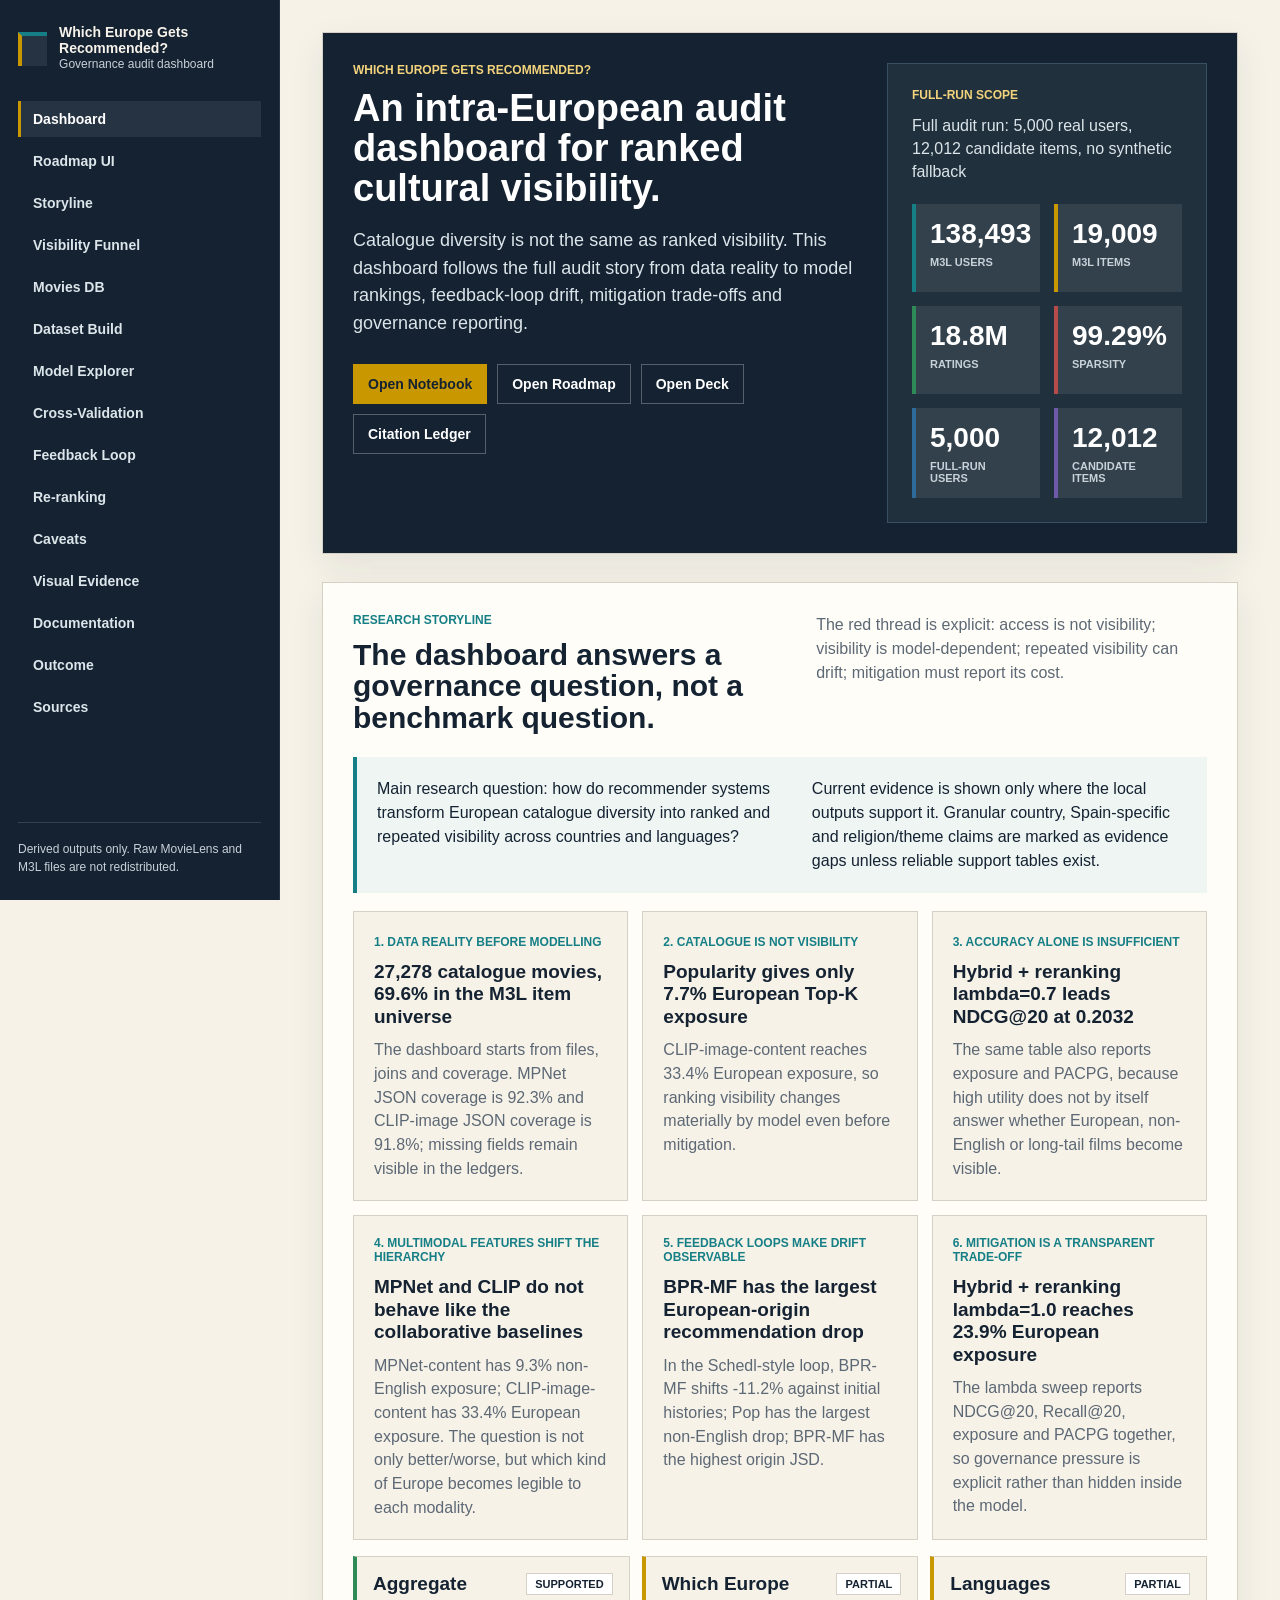
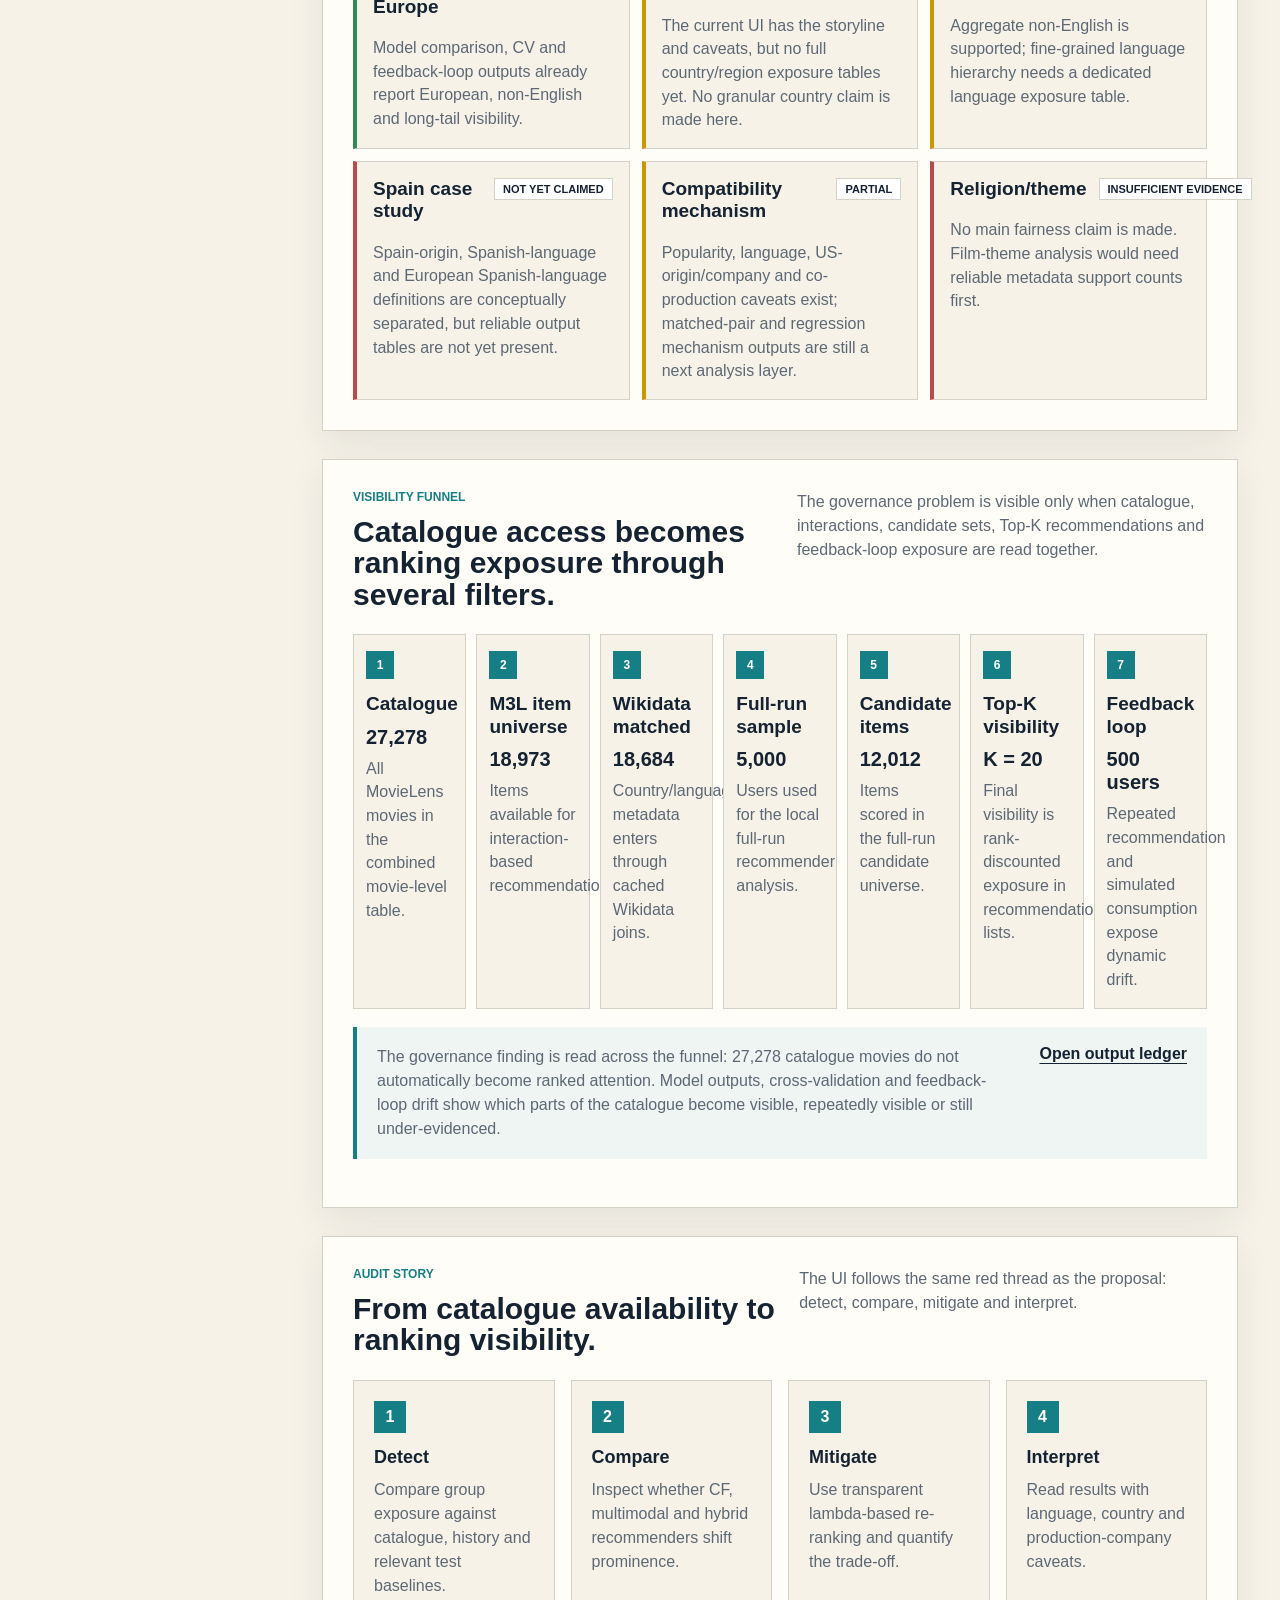
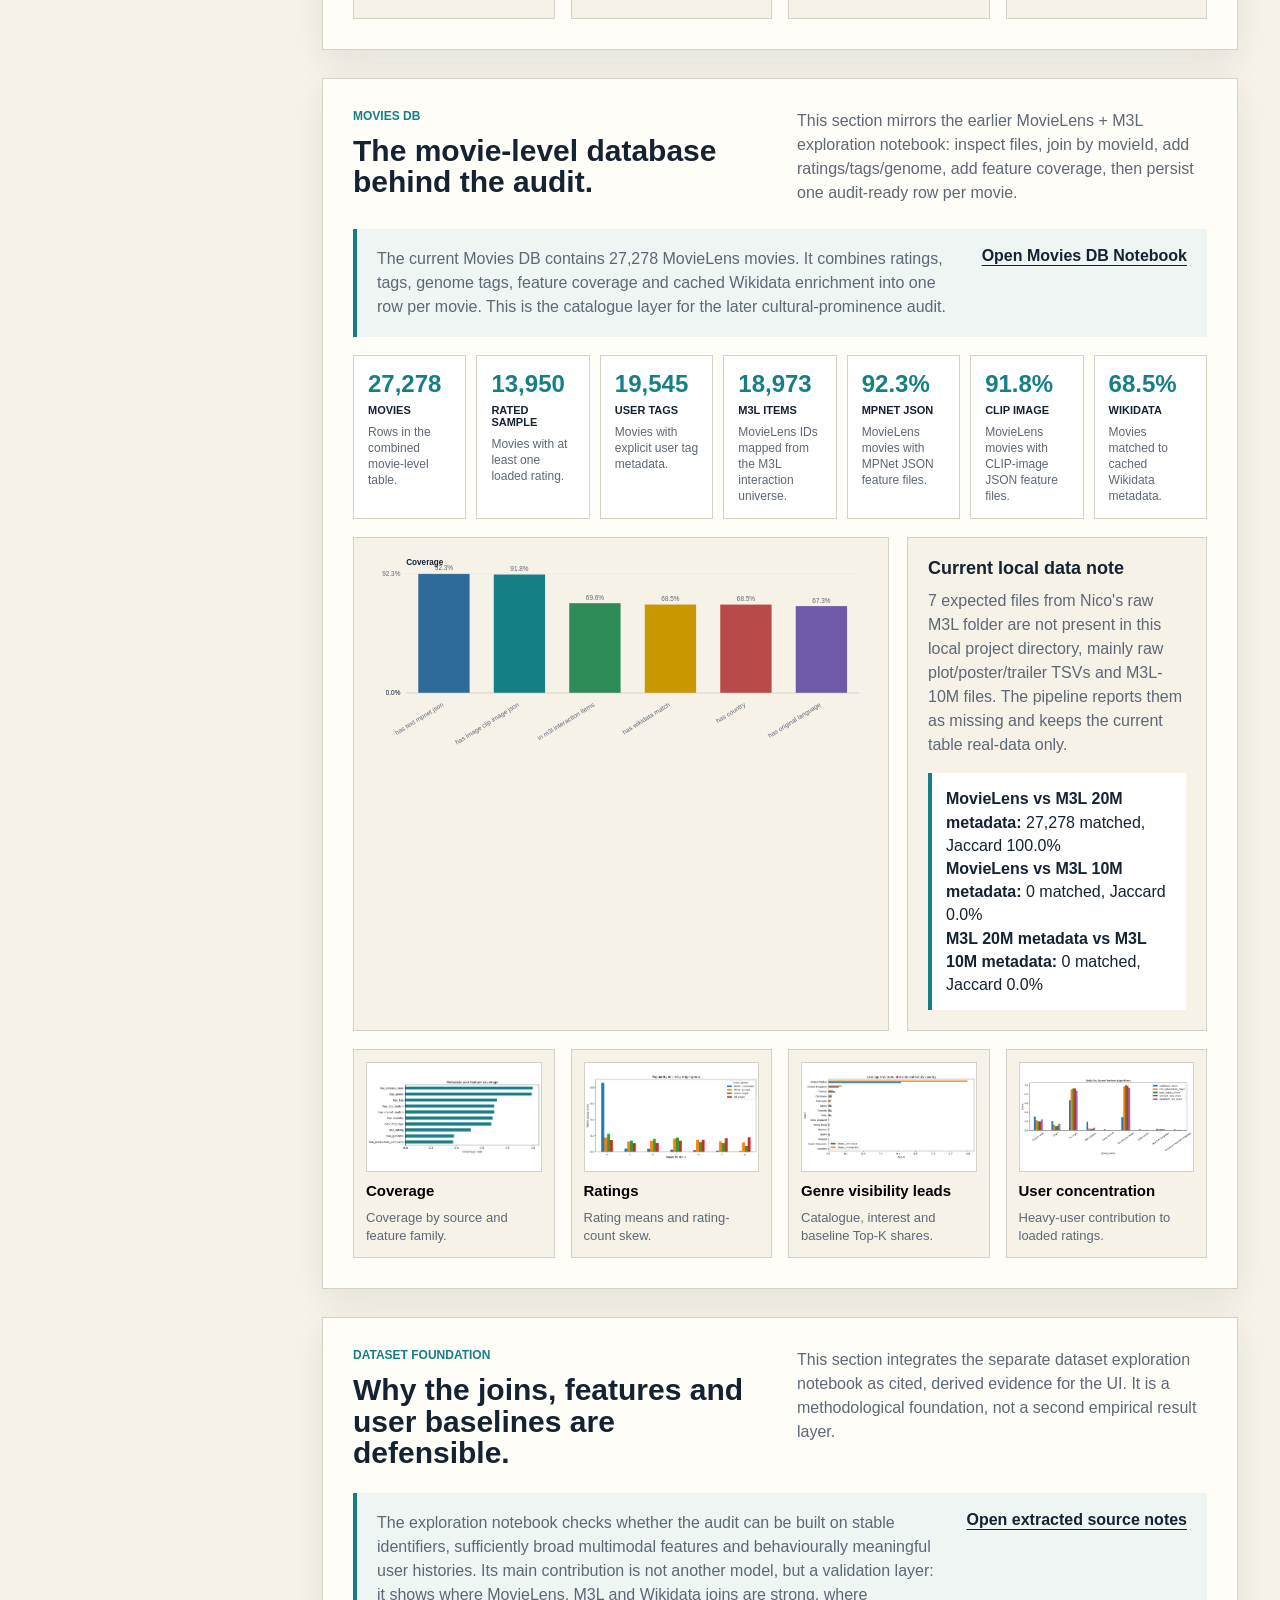
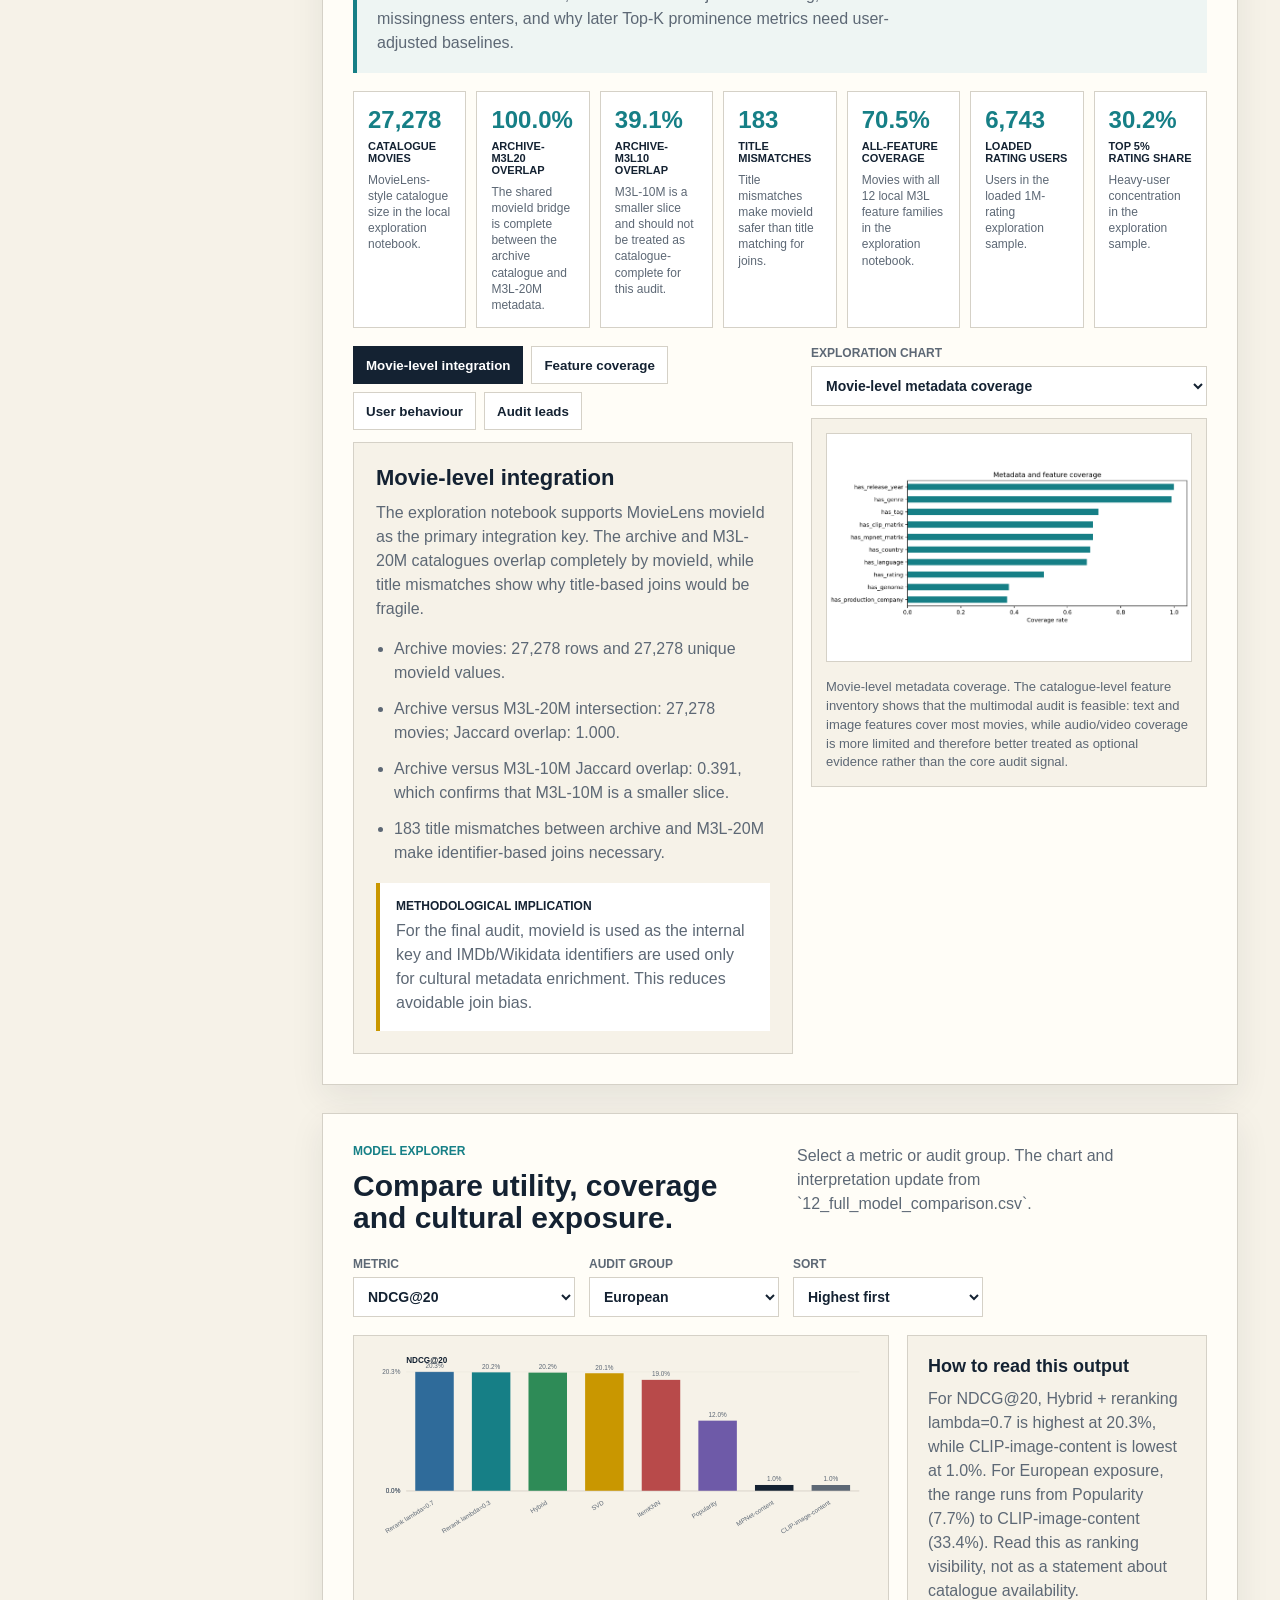
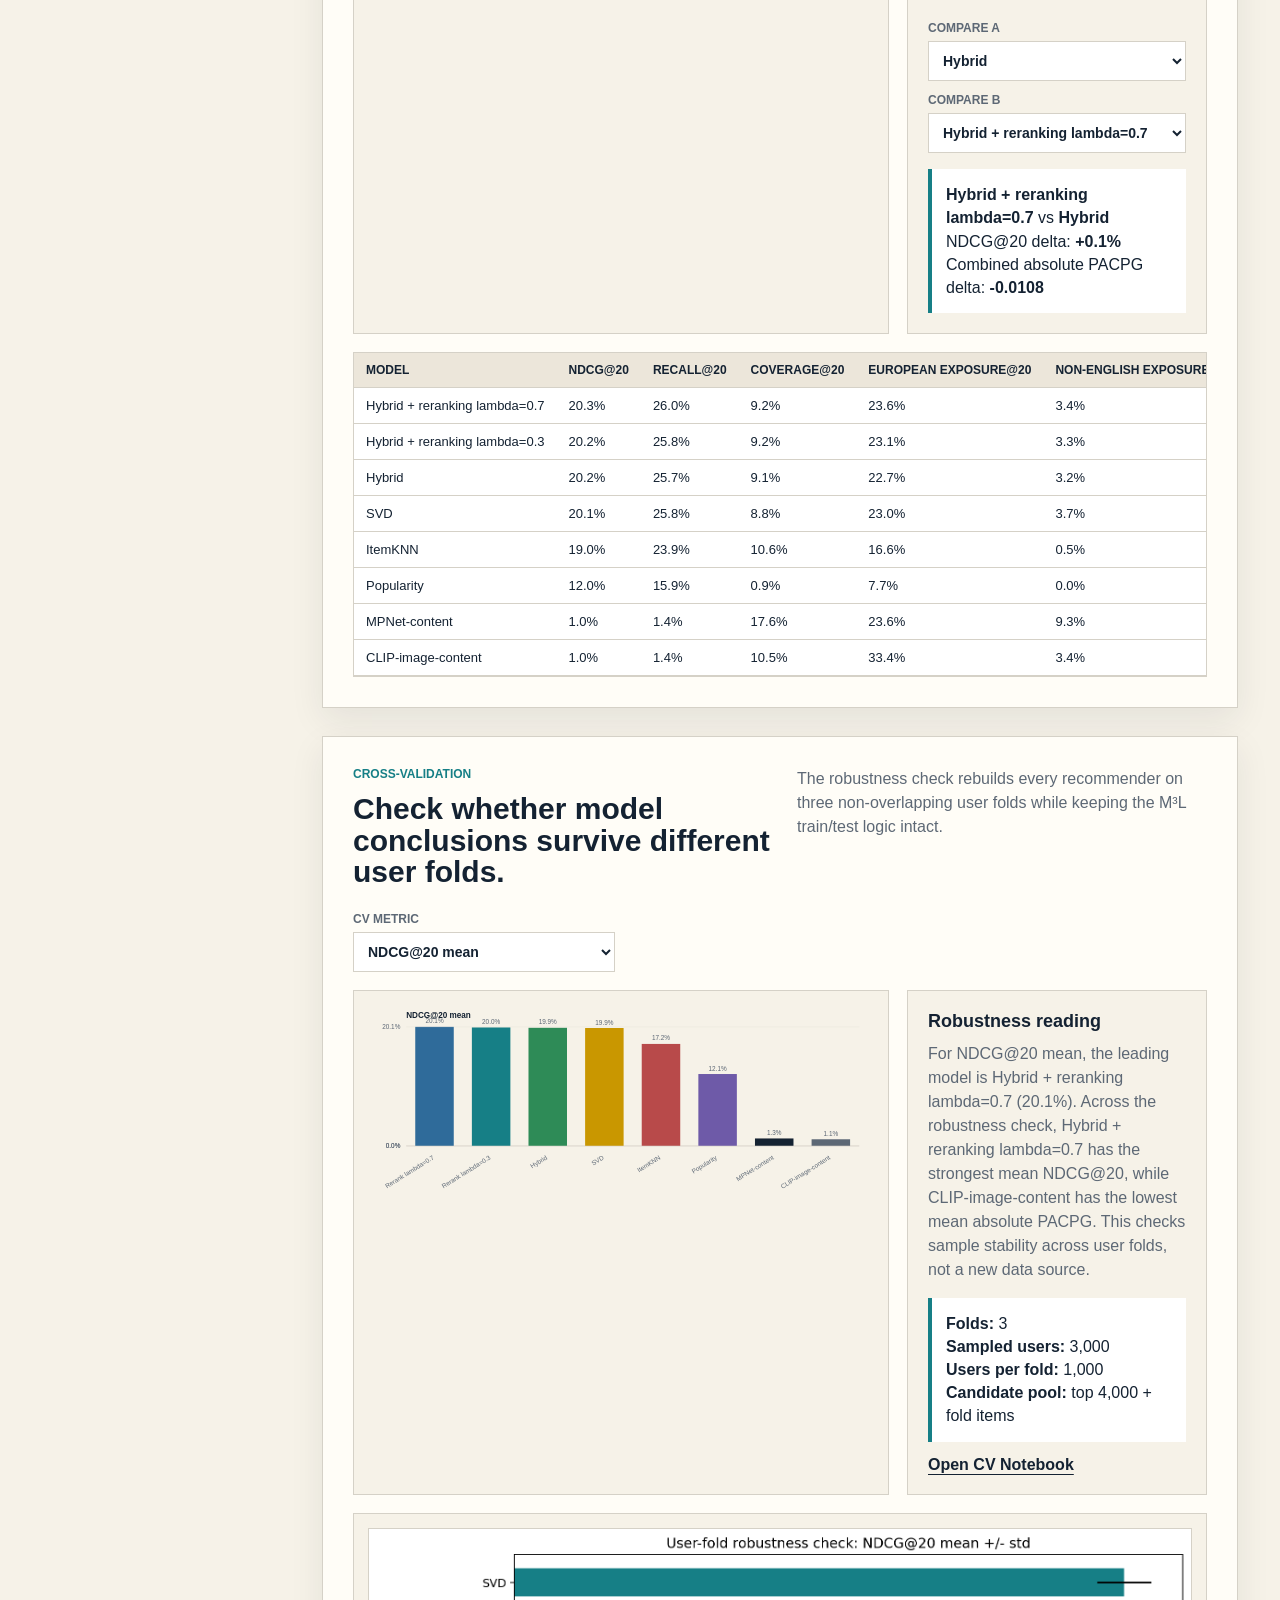
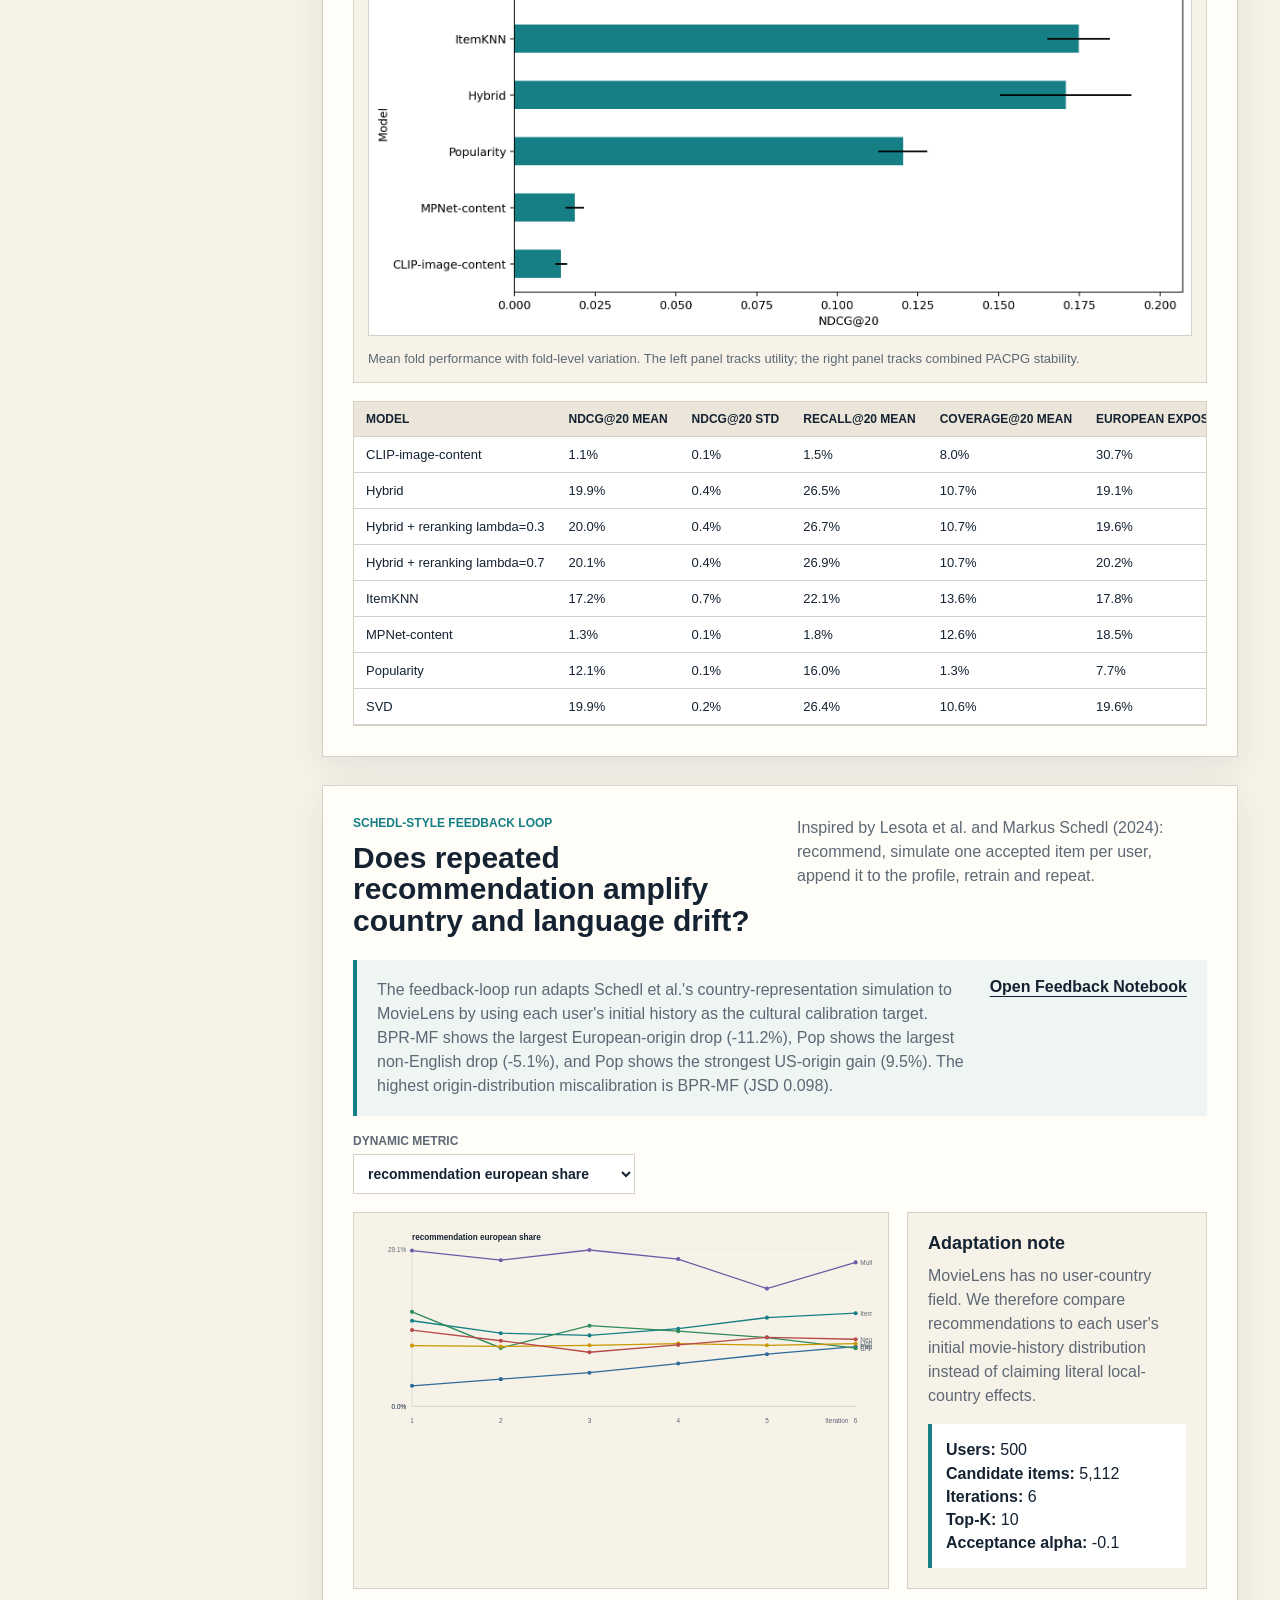
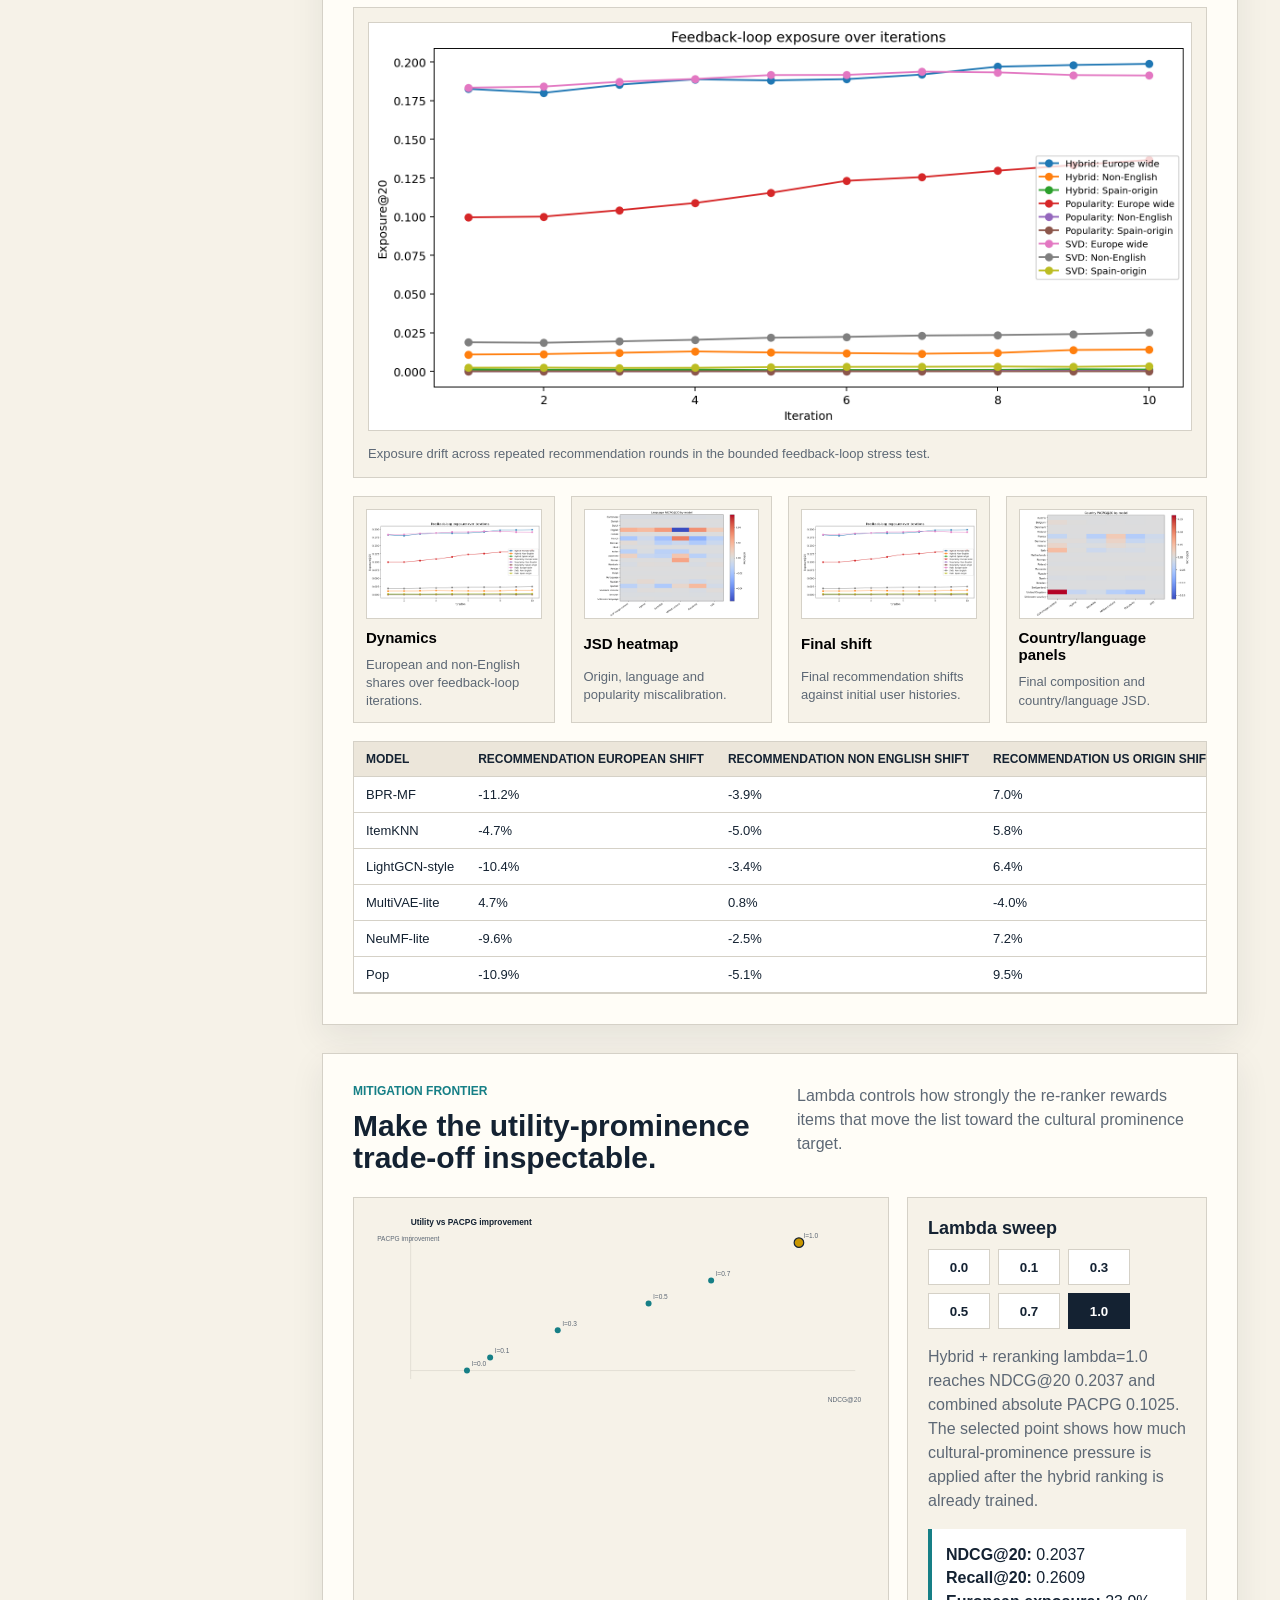
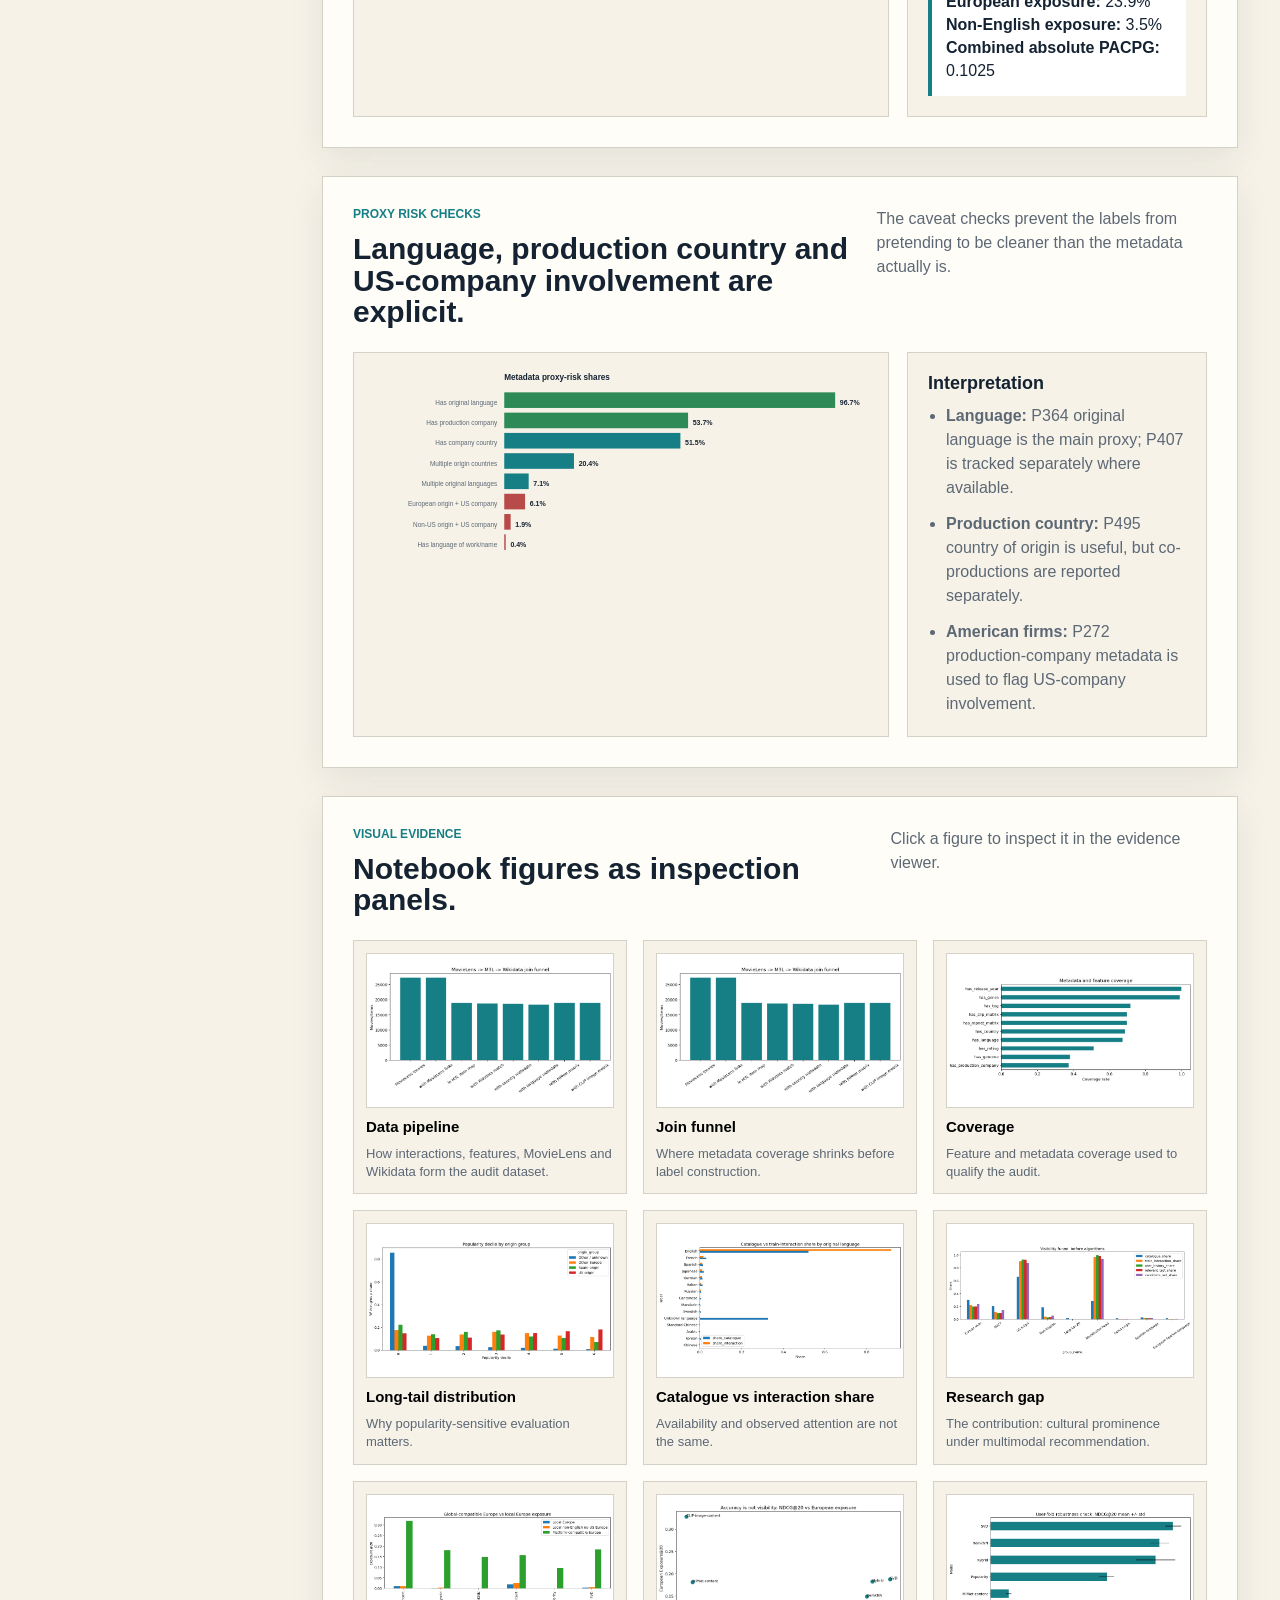
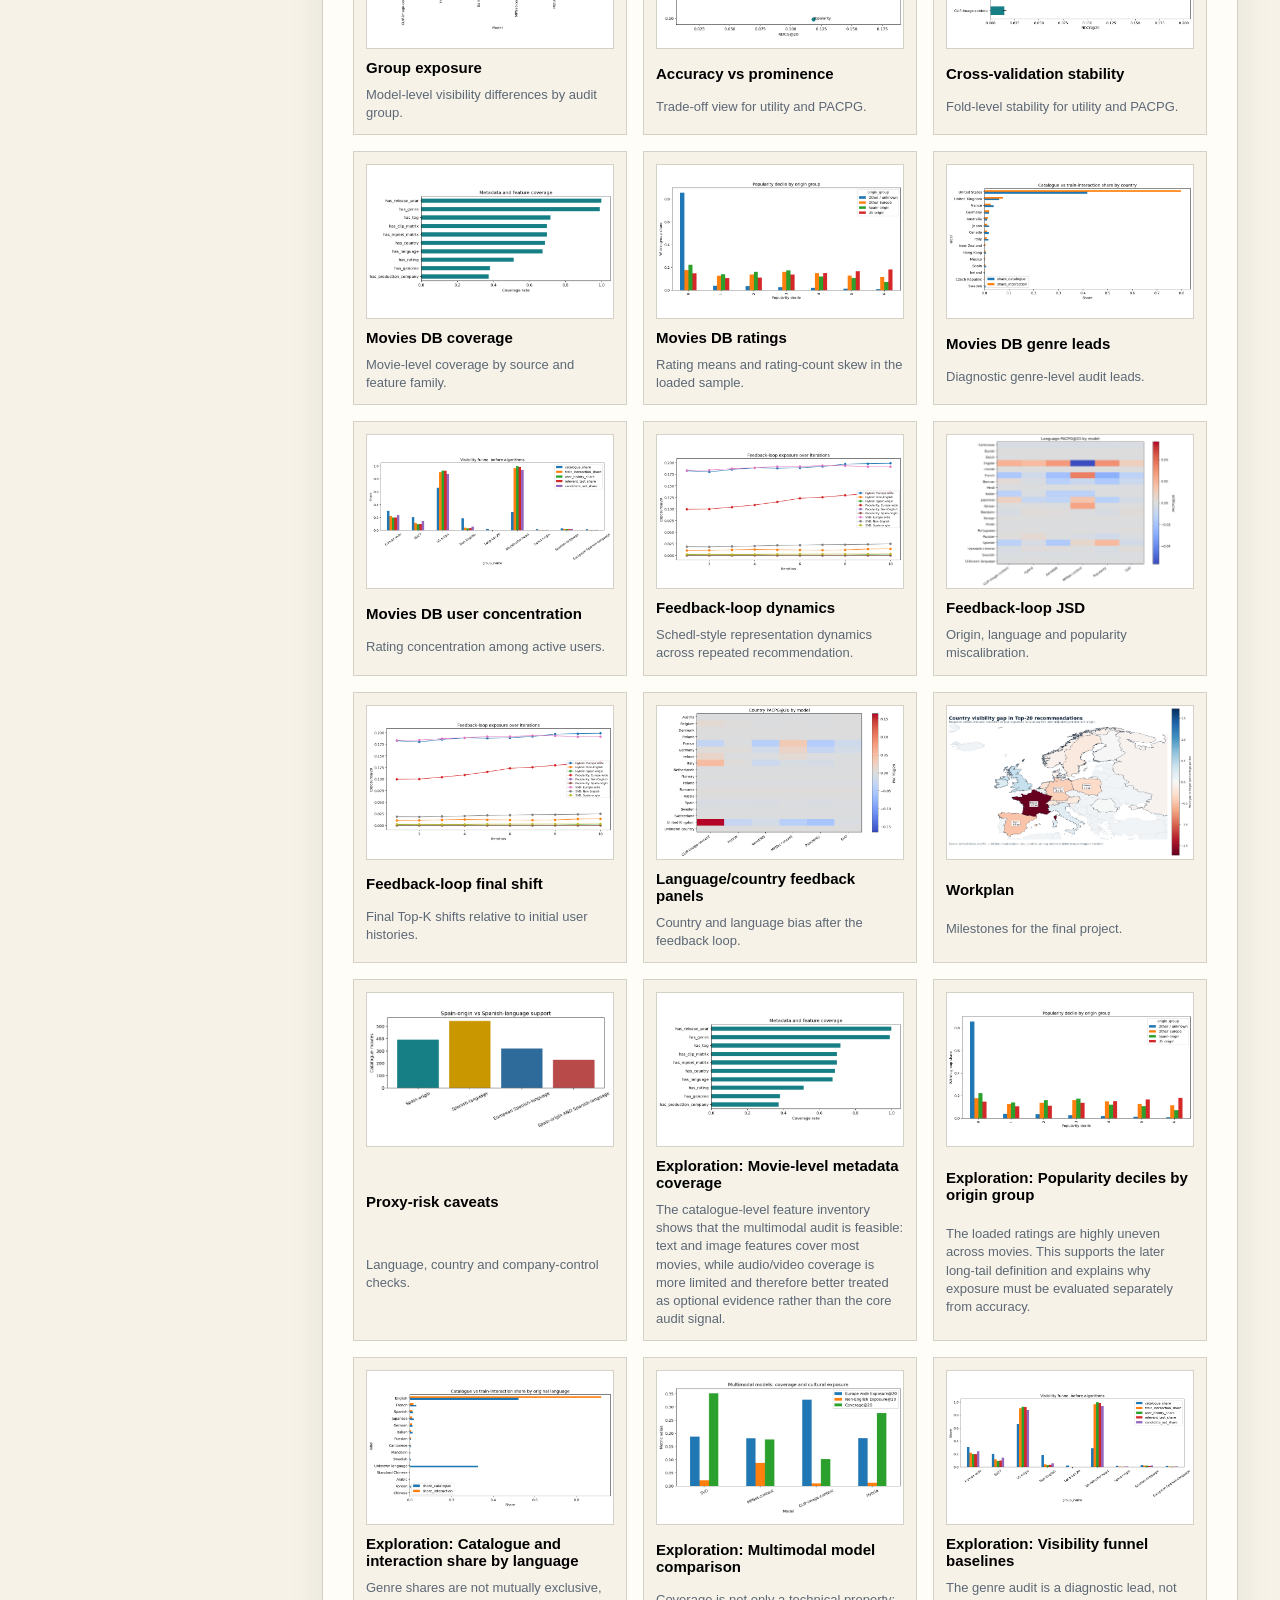
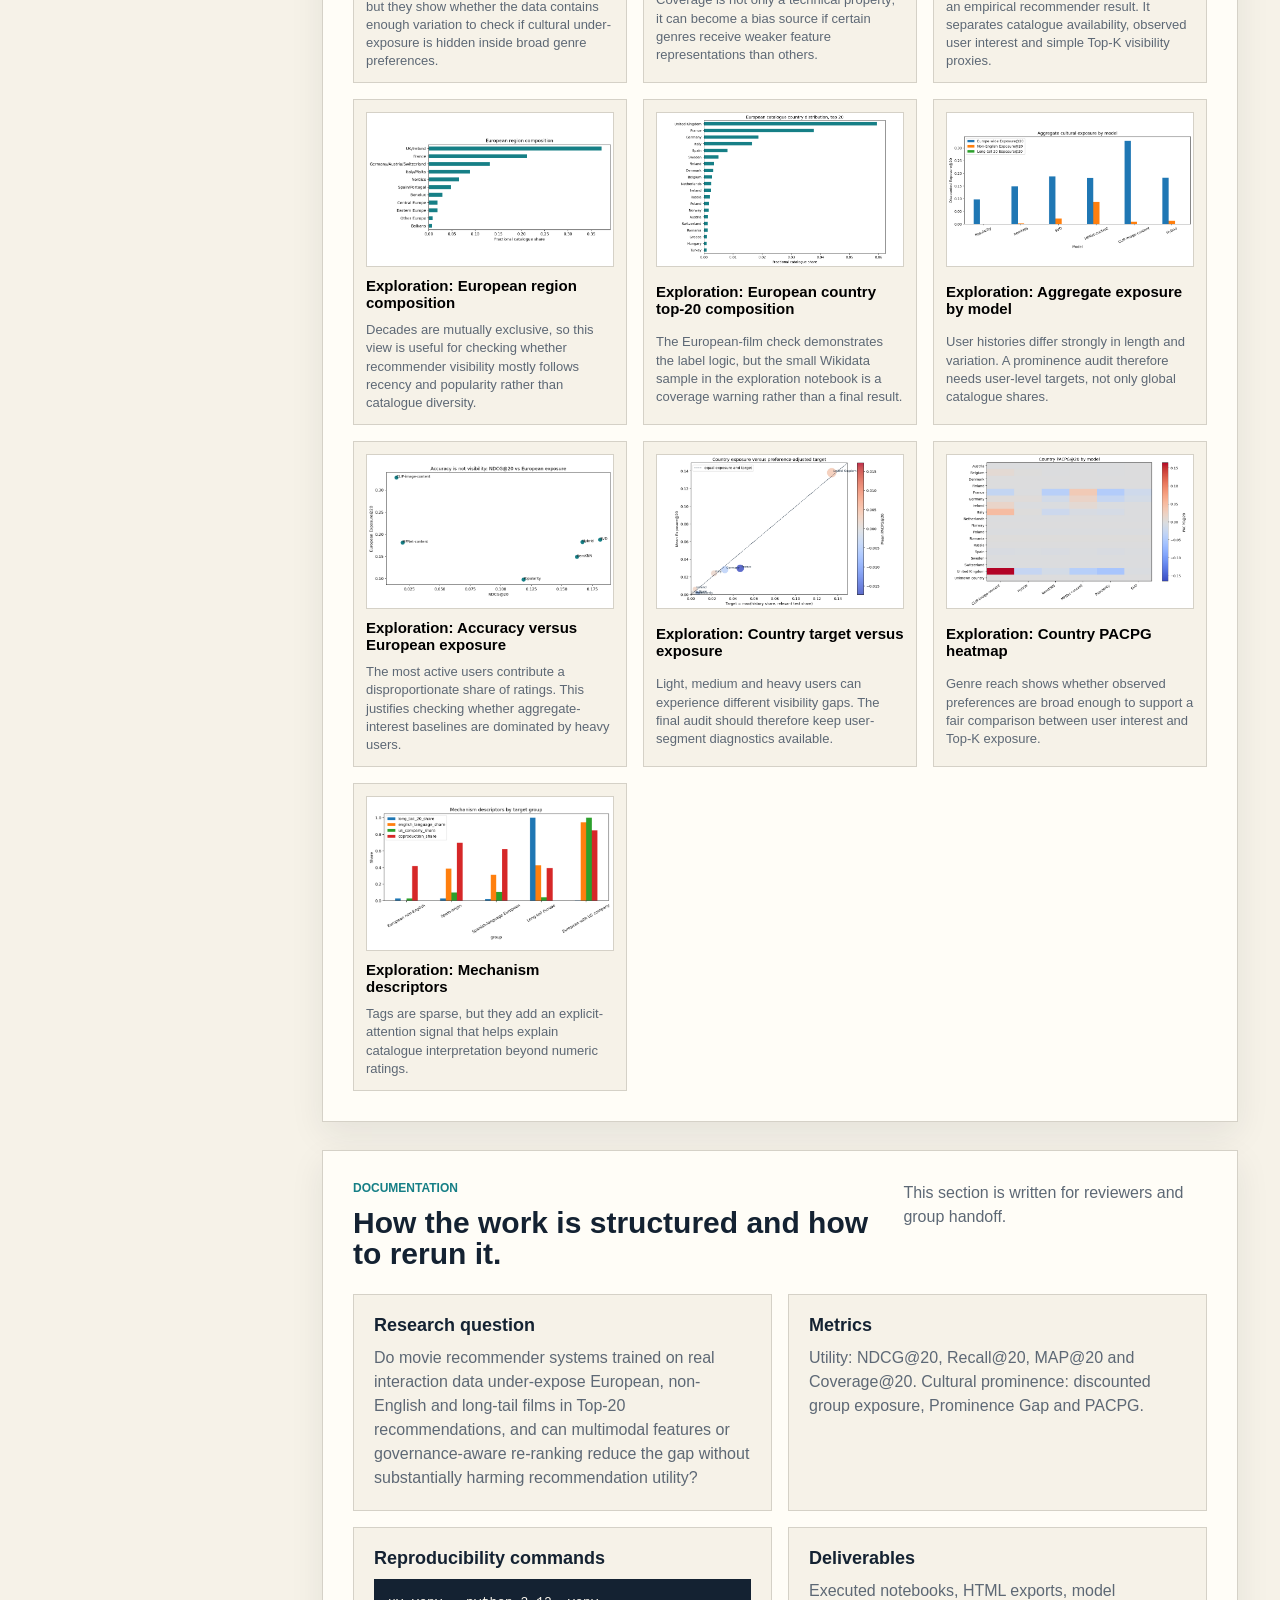
<file: ui/index.html>
<!doctype html>
<html lang="en">
  <head>
    <meta charset="utf-8" />
    <meta name="viewport" content="width=device-width, initial-scale=1" />
    <title>Which Europe Gets Recommended? | Interactive Audit Dashboard</title>
    <link rel="icon" href="data:," />
    <link rel="stylesheet" href="./styles.css" />
  </head>
  <body>
    <div class="app-shell">
      <aside class="sidebar" aria-label="Project navigation">
        <div class="brand">
          <div class="brand-mark" aria-hidden="true"></div>
          <div>
            <div class="brand-title">Which Europe Gets Recommended?</div>
            <div class="brand-subtitle">Governance audit dashboard</div>
          </div>
        </div>
        <nav class="nav-list">
          <a href="#dashboard" class="nav-link active" data-section-link="dashboard">Dashboard</a>
          <a href="./roadmap.html" class="nav-link">Roadmap UI</a>
          <a href="#storyline" class="nav-link" data-section-link="storyline">Storyline</a>
          <a href="#visibility-funnel" class="nav-link" data-section-link="visibility-funnel">Visibility Funnel</a>
          <a href="#movies-db" class="nav-link" data-section-link="movies-db">Movies DB</a>
          <a href="#dataset-foundation" class="nav-link" data-section-link="dataset-foundation">Dataset Build</a>
          <a href="#models" class="nav-link" data-section-link="models">Model Explorer</a>
          <a href="#cross-validation" class="nav-link" data-section-link="cross-validation">Cross-Validation</a>
          <a href="#feedback-loop" class="nav-link" data-section-link="feedback-loop">Feedback Loop</a>
          <a href="#reranking" class="nav-link" data-section-link="reranking">Re-ranking</a>
          <a href="#caveats" class="nav-link" data-section-link="caveats">Caveats</a>
          <a href="#evidence" class="nav-link" data-section-link="evidence">Visual Evidence</a>
          <a href="#documentation" class="nav-link" data-section-link="documentation">Documentation</a>
          <a href="#outcome" class="nav-link" data-section-link="outcome">Outcome</a>
          <a href="#sources" class="nav-link" data-section-link="sources">Sources</a>
        </nav>
        <div class="sidebar-note">
          Derived outputs only. Raw MovieLens and M3L files are not redistributed.
        </div>
      </aside>

      <main class="main">
        <section class="hero section-block" id="dashboard">
          <div class="hero-copy">
            <p class="eyebrow">Which Europe Gets Recommended?</p>
            <h1>An intra-European audit dashboard for ranked cultural visibility.</h1>
            <p class="lede">
              Catalogue diversity is not the same as ranked visibility. This dashboard follows
              the full audit story from data reality to model rankings, feedback-loop drift,
              mitigation trade-offs and governance reporting.
            </p>
            <div class="hero-actions" aria-label="Primary project actions">
              <a class="button primary" href="../notebooks/does_algorithm_hide_europe_realdata.ipynb">Open Notebook</a>
              <a class="button" href="./roadmap.html">Open Roadmap</a>
              <a class="button" href="../outputs/does_algorithm_hide_europe_proposal_deck.pptx">Open Deck</a>
              <a class="button" href="../outputs/source_citation_ledger.csv">Citation Ledger</a>
            </div>
          </div>
          <div class="hero-panel">
            <div class="panel-label">Full-run scope</div>
            <div id="runScope" class="run-scope"></div>
            <div class="metric-grid" id="heroMetrics"></div>
          </div>
        </section>

        <section class="section-block story-section" id="storyline">
          <div class="section-header">
            <div>
              <p class="eyebrow">Research storyline</p>
              <h2>The dashboard answers a governance question, not a benchmark question.</h2>
            </div>
            <p class="section-note">
              The red thread is explicit: access is not visibility; visibility is model-dependent;
              repeated visibility can drift; mitigation must report its cost.
            </p>
          </div>

          <div class="story-intro">
            <p>
              Main research question: how do recommender systems transform European catalogue
              diversity into ranked and repeated visibility across countries and languages?
            </p>
            <p>
              Current evidence is shown only where the local outputs support it. Granular country,
              Spain-specific and religion/theme claims are marked as evidence gaps unless reliable
              support tables exist.
            </p>
          </div>

          <div class="story-grid" id="storyCards"></div>
          <div class="status-grid" id="evidenceStatusCards"></div>
        </section>

        <section class="section-block" id="visibility-funnel">
          <div class="section-header">
            <div>
              <p class="eyebrow">Visibility funnel</p>
              <h2>Catalogue access becomes ranking exposure through several filters.</h2>
            </div>
            <p class="section-note">
              The governance problem is visible only when catalogue, interactions, candidate sets,
              Top-K recommendations and feedback-loop exposure are read together.
            </p>
          </div>
          <div class="funnel-grid" id="visibilityFunnel"></div>
          <div class="foundation-summary">
            <p id="funnelInterpretation"></p>
            <a class="text-link" href="../outputs/README_outputs.md">Open output ledger</a>
          </div>
        </section>

        <section class="section-block">
          <div class="section-header">
            <div>
              <p class="eyebrow">Audit story</p>
              <h2>From catalogue availability to ranking visibility.</h2>
            </div>
            <p class="section-note">
              The UI follows the same red thread as the proposal: detect, compare,
              mitigate and interpret.
            </p>
          </div>
          <div class="flow" aria-label="Audit workflow">
            <div class="flow-step">
              <span class="step-index">1</span>
              <h3>Detect</h3>
              <p>Compare group exposure against catalogue, history and relevant test baselines.</p>
            </div>
            <div class="flow-step">
              <span class="step-index">2</span>
              <h3>Compare</h3>
              <p>Inspect whether CF, multimodal and hybrid recommenders shift prominence.</p>
            </div>
            <div class="flow-step">
              <span class="step-index">3</span>
              <h3>Mitigate</h3>
              <p>Use transparent lambda-based re-ranking and quantify the trade-off.</p>
            </div>
            <div class="flow-step">
              <span class="step-index">4</span>
              <h3>Interpret</h3>
              <p>Read results with language, country and production-company caveats.</p>
            </div>
          </div>
        </section>

        <section class="section-block" id="movies-db">
          <div class="section-header">
            <div>
              <p class="eyebrow">Movies DB</p>
              <h2>The movie-level database behind the audit.</h2>
            </div>
            <p class="section-note">
              This section mirrors the earlier MovieLens + M3L exploration notebook:
              inspect files, join by movieId, add ratings/tags/genome, add feature coverage,
              then persist one audit-ready row per movie.
            </p>
          </div>

          <div class="foundation-summary">
            <p id="moviesDbInterpretation"></p>
            <a class="text-link" href="../notebooks/movies_db_pipeline.ipynb">Open Movies DB Notebook</a>
          </div>

          <div class="foundation-kpis" id="moviesDbKpis"></div>

          <div class="chart-layout">
            <div class="chart-surface">
              <div id="moviesDbCoverageChart" class="svg-host" role="img" aria-label="Movies DB coverage chart"></div>
            </div>
            <div class="insight-panel">
              <h3>Current local data note</h3>
              <p id="moviesDbLocalNote"></p>
              <div class="mini-metrics" id="moviesDbOverlap"></div>
            </div>
          </div>

          <div class="evidence-grid compact-evidence" id="moviesDbFigureGrid"></div>
        </section>

        <section class="section-block dataset-foundation" id="dataset-foundation">
          <div class="section-header">
            <div>
              <p class="eyebrow">Dataset foundation</p>
              <h2>Why the joins, features and user baselines are defensible.</h2>
            </div>
            <p class="section-note">
              This section integrates the separate dataset exploration notebook as cited,
              derived evidence for the UI. It is a methodological foundation, not a second
              empirical result layer.
            </p>
          </div>

          <div class="foundation-summary">
            <p>
              The exploration notebook checks whether the audit can be built on stable identifiers,
              sufficiently broad multimodal features and behaviourally meaningful user histories.
              Its main contribution is not another model, but a validation layer: it shows where
              MovieLens, M3L and Wikidata joins are strong, where missingness enters, and why
              later Top-K prominence metrics need user-adjusted baselines.
            </p>
            <a class="text-link" href="../outputs/dataset_exploration_source_notes.md">Open extracted source notes</a>
          </div>

          <div class="foundation-kpis" id="foundationKpis"></div>

          <div class="foundation-layout">
            <div class="foundation-left">
              <div class="segmented" id="foundationTabs" role="tablist" aria-label="Dataset foundation views"></div>
              <div class="foundation-panel">
                <h3 id="foundationTitle"></h3>
                <p id="foundationClaim"></p>
                <ul id="foundationEvidence" class="plain-list"></ul>
                <div class="method-box">
                  <span>Methodological implication</span>
                  <p id="foundationMethod"></p>
                </div>
              </div>
            </div>

            <div class="foundation-right">
              <div class="figure-selector">
                <label>
                  Exploration chart
                  <select id="explorationFigureSelect"></select>
                </label>
              </div>
              <figure class="exploration-figure">
                <img id="explorationFigure" alt="" />
                <figcaption id="explorationCaption"></figcaption>
              </figure>
            </div>
          </div>
        </section>

        <section class="section-block" id="models">
          <div class="section-header">
            <div>
              <p class="eyebrow">Model explorer</p>
              <h2>Compare utility, coverage and cultural exposure.</h2>
            </div>
            <p class="section-note">
              Select a metric or audit group. The chart and interpretation update from
              `12_full_model_comparison.csv`.
            </p>
          </div>

          <div class="control-row">
            <label>
              Metric
              <select id="metricSelect"></select>
            </label>
            <label>
              Audit group
              <select id="groupSelect">
                <option value="European">European</option>
                <option value="Non-English">Non-English</option>
                <option value="Long-tail">Long-tail</option>
              </select>
            </label>
            <label>
              Sort
              <select id="sortSelect">
                <option value="desc">Highest first</option>
                <option value="asc">Lowest first</option>
                <option value="original">Method order</option>
              </select>
            </label>
          </div>

          <div class="chart-layout">
            <div class="chart-surface">
              <div id="modelChart" class="svg-host" role="img" aria-label="Model metric bar chart"></div>
            </div>
            <div class="insight-panel">
              <h3>How to read this output</h3>
              <p id="metricInterpretation"></p>
              <div class="comparison-pair">
                <label>
                  Compare A
                  <select id="compareA"></select>
                </label>
                <label>
                  Compare B
                  <select id="compareB"></select>
                </label>
              </div>
              <div id="pairComparison" class="pair-output"></div>
            </div>
          </div>

          <div class="table-wrap">
            <table id="modelTable"></table>
          </div>
        </section>

        <section class="section-block" id="cross-validation">
          <div class="section-header">
            <div>
              <p class="eyebrow">Cross-validation</p>
              <h2>Check whether model conclusions survive different user folds.</h2>
            </div>
            <p class="section-note">
              The robustness check rebuilds every recommender on three non-overlapping user folds
              while keeping the M³L train/test logic intact.
            </p>
          </div>

          <div class="control-row">
            <label>
              CV metric
              <select id="cvMetricSelect"></select>
            </label>
          </div>

          <div class="chart-layout">
            <div class="chart-surface">
              <div id="cvChart" class="svg-host" role="img" aria-label="Cross-validation model bar chart"></div>
            </div>
            <div class="insight-panel">
              <h3>Robustness reading</h3>
              <p id="cvInterpretation"></p>
              <div class="mini-metrics" id="cvProtocol"></div>
              <a class="text-link block-link" href="../notebooks/recommender_pipeline_cross_validation.ipynb">Open CV Notebook</a>
            </div>
          </div>

          <figure class="wide-figure">
            <img src="../cultural_prominence_audit/outputs/final_notebook_figures/17_cv_ndcg_stability.png" alt="Cross-validation metric stability chart" />
            <figcaption>
              Mean fold performance with fold-level variation. The left panel tracks utility; the right panel tracks combined PACPG stability.
            </figcaption>
          </figure>

          <div class="table-wrap">
            <table id="cvTable"></table>
          </div>
        </section>

        <section class="section-block" id="feedback-loop">
          <div class="section-header">
            <div>
              <p class="eyebrow">Schedl-style feedback loop</p>
              <h2>Does repeated recommendation amplify country and language drift?</h2>
            </div>
            <p class="section-note">
              Inspired by Lesota et al. and Markus Schedl (2024): recommend, simulate
              one accepted item per user, append it to the profile, retrain and repeat.
            </p>
          </div>

          <div class="foundation-summary">
            <p id="feedbackInterpretation"></p>
            <a class="text-link" href="../notebooks/schedl_feedback_loop_audit.ipynb">Open Feedback Notebook</a>
          </div>

          <div class="control-row">
            <label>
              Dynamic metric
              <select id="feedbackMetricSelect"></select>
            </label>
          </div>

          <div class="chart-layout">
            <div class="chart-surface">
              <div id="feedbackChart" class="svg-host" role="img" aria-label="Feedback-loop line chart"></div>
            </div>
            <div class="insight-panel">
              <h3>Adaptation note</h3>
              <p>
                MovieLens has no user-country field. We therefore compare recommendations
                to each user's initial movie-history distribution instead of claiming literal
                local-country effects.
              </p>
              <div class="mini-metrics" id="feedbackProtocol"></div>
            </div>
          </div>

          <figure class="wide-figure">
            <img src="../cultural_prominence_audit/outputs/final_notebook_figures/18_feedback_loop_exposure.png" alt="Feedback-loop exposure drift chart" />
            <figcaption>
              Exposure drift across repeated recommendation rounds in the bounded feedback-loop stress test.
            </figcaption>
          </figure>

          <div class="evidence-grid compact-evidence" id="feedbackFigureGrid"></div>

          <div class="table-wrap">
            <table id="feedbackTable"></table>
          </div>
        </section>

        <section class="section-block" id="reranking">
          <div class="section-header">
            <div>
              <p class="eyebrow">Mitigation frontier</p>
              <h2>Make the utility-prominence trade-off inspectable.</h2>
            </div>
            <p class="section-note">
              Lambda controls how strongly the re-ranker rewards items that move the
              list toward the cultural prominence target.
            </p>
          </div>
          <div class="chart-layout">
            <div class="chart-surface">
              <div id="rerankChart" class="svg-host" role="img" aria-label="Re-ranking frontier chart"></div>
            </div>
            <div class="insight-panel">
              <h3>Lambda sweep</h3>
              <div class="lambda-buttons" id="lambdaButtons"></div>
              <p id="lambdaInterpretation"></p>
              <div id="lambdaMetrics" class="mini-metrics"></div>
            </div>
          </div>
        </section>

        <section class="section-block" id="caveats">
          <div class="section-header">
            <div>
              <p class="eyebrow">Proxy risk checks</p>
              <h2>Language, production country and US-company involvement are explicit.</h2>
            </div>
            <p class="section-note">
              The caveat checks prevent the labels from pretending to be cleaner than
              the metadata actually is.
            </p>
          </div>
          <div class="chart-layout">
            <div class="chart-surface">
              <div id="proxyChart" class="svg-host" role="img" aria-label="Proxy risk bar chart"></div>
            </div>
            <div class="insight-panel">
              <h3>Interpretation</h3>
              <ul class="plain-list">
                <li><strong>Language:</strong> P364 original language is the main proxy; P407 is tracked separately where available.</li>
                <li><strong>Production country:</strong> P495 country of origin is useful, but co-productions are reported separately.</li>
                <li><strong>American firms:</strong> P272 production-company metadata is used to flag US-company involvement.</li>
              </ul>
            </div>
          </div>
        </section>

        <section class="section-block" id="evidence">
          <div class="section-header">
            <div>
              <p class="eyebrow">Visual evidence</p>
              <h2>Notebook figures as inspection panels.</h2>
            </div>
            <p class="section-note">
              Click a figure to inspect it in the evidence viewer.
            </p>
          </div>
          <div class="evidence-grid" id="evidenceGrid"></div>
          <dialog id="imageDialog" class="image-dialog">
            <button class="dialog-close" id="dialogClose" aria-label="Close image viewer">Close</button>
            <img id="dialogImage" alt="" />
            <p id="dialogCaption"></p>
          </dialog>
        </section>

        <section class="section-block" id="documentation">
          <div class="section-header">
            <div>
              <p class="eyebrow">Documentation</p>
              <h2>How the work is structured and how to rerun it.</h2>
            </div>
            <p class="section-note">
              This section is written for reviewers and group handoff.
            </p>
          </div>
          <div class="doc-grid">
            <article>
              <h3>Research question</h3>
              <p>
                Do movie recommender systems trained on real interaction data under-expose
                European, non-English and long-tail films in Top-20 recommendations, and can
                multimodal features or governance-aware re-ranking reduce the gap without
                substantially harming recommendation utility?
              </p>
            </article>
            <article>
              <h3>Metrics</h3>
              <p>
                Utility: NDCG@20, Recall@20, MAP@20 and Coverage@20. Cultural prominence:
                discounted group exposure, Prominence Gap and PACPG.
              </p>
            </article>
            <article>
              <h3>Reproducibility commands</h3>
              <pre><code>uv venv --python 3.12 .venv
uv pip install --python .venv/bin/python -r requirements.txt
jupyter lab</code></pre>
            </article>
            <article>
              <h3>Deliverables</h3>
              <p>
                Executed notebooks, HTML exports, model dashboard, caveat report and citation ledger.
                Raw data is intentionally excluded from distributable outputs.
              </p>
            </article>
          </div>
        </section>

        <section class="section-block" id="outcome">
          <div class="section-header">
            <div>
              <p class="eyebrow">Expected outcome</p>
              <h2>The project does not prove that recommenders can be built; it audits what they make visible.</h2>
            </div>
            <p class="section-note">
              This ending clarifies the contribution for the proposal discussion: established recommender
              research is the baseline, while the project adds cultural-prominence governance.
            </p>
          </div>
          <div class="doc-grid">
            <article>
              <h3>Technical outcome</h3>
              <p>
                A reproducible, real-data pipeline that joins M3L-20M interactions, MovieLens identifiers,
                MPNet/CLIP features and Wikidata cultural metadata, then evaluates Top-20 recommendations
                with utility, exposure, coverage and PACPG metrics.
              </p>
            </article>
            <article>
              <h3>Governance outcome</h3>
              <p>
                A transparent audit dashboard that makes language differences, production-country proxies,
                co-productions, US-company involvement and metadata missingness visible beside model metrics.
              </p>
            </article>
            <article>
              <h3>Research positioning</h3>
              <p>
                Public recommender-system research profiles such as Markus Schedl's work show that
                recommendation models are already a mature technical field. Our proposal therefore focuses
                on cultural visibility, accountability and mitigation rather than on novelty for its own sake.
              </p>
              <p class="source-line">
                Source: <a href="https://www.mschedl.eu/">Markus Schedl profile</a>, cited in the project ledger.
              </p>
            </article>
            <article>
              <h3>Presentation takeaway</h3>
              <p>
                The final result is an evidence-based answer to a governance question: when a platform has
                European and non-English works in the catalogue, do its rankings actually let users see them,
                and what ranking-utility cost follows from making them more prominent?
              </p>
            </article>
          </div>
        </section>

        <section class="section-block" id="sources">
          <div class="section-header">
            <div>
              <p class="eyebrow">Sources and licences</p>
              <h2>Every dataset and citation used by the UI.</h2>
            </div>
            <p class="section-note">
              Sources are taken from `data_source_ledger.csv` and `source_citation_ledger.csv`.
            </p>
          </div>
          <div class="table-wrap">
            <table id="sourceTable"></table>
          </div>
        </section>
      </main>
    </div>

    <script src="./data.js"></script>
    <script src="./app.js"></script>
  </body>
</html>
</file>
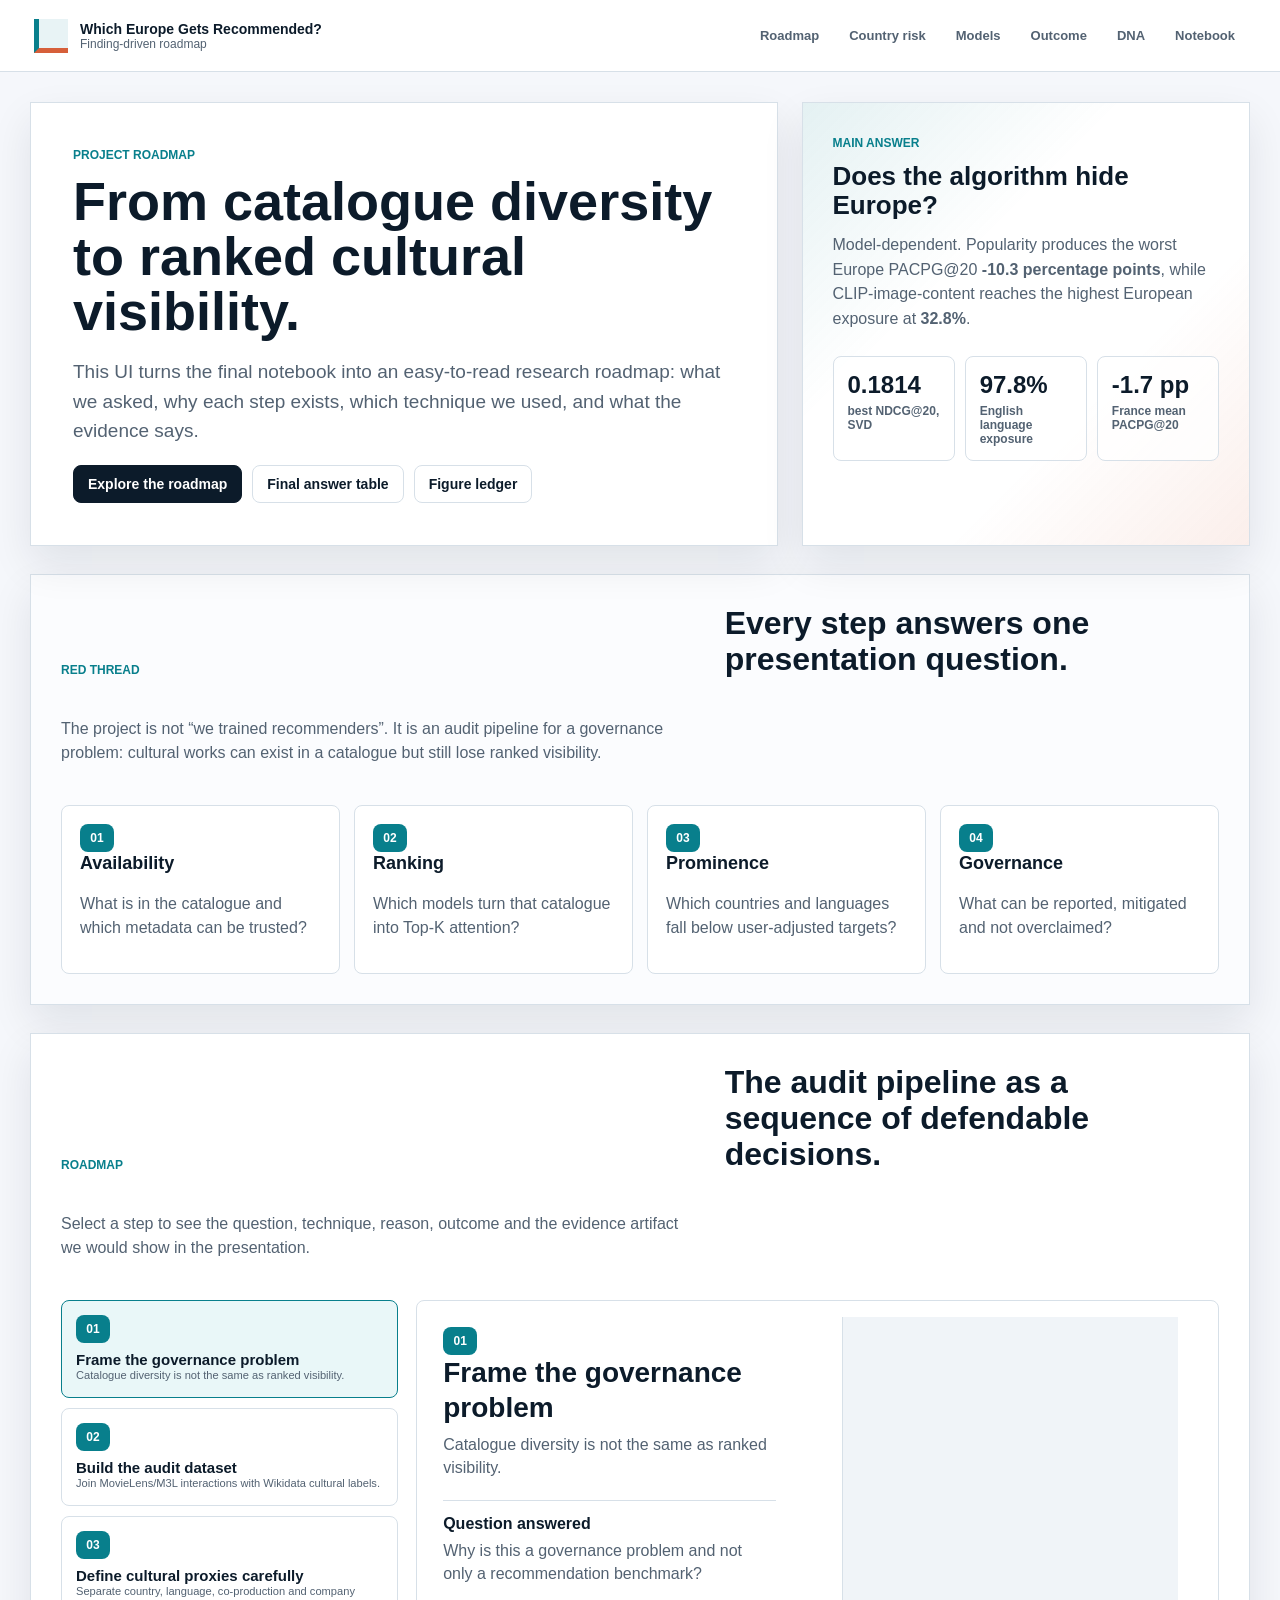
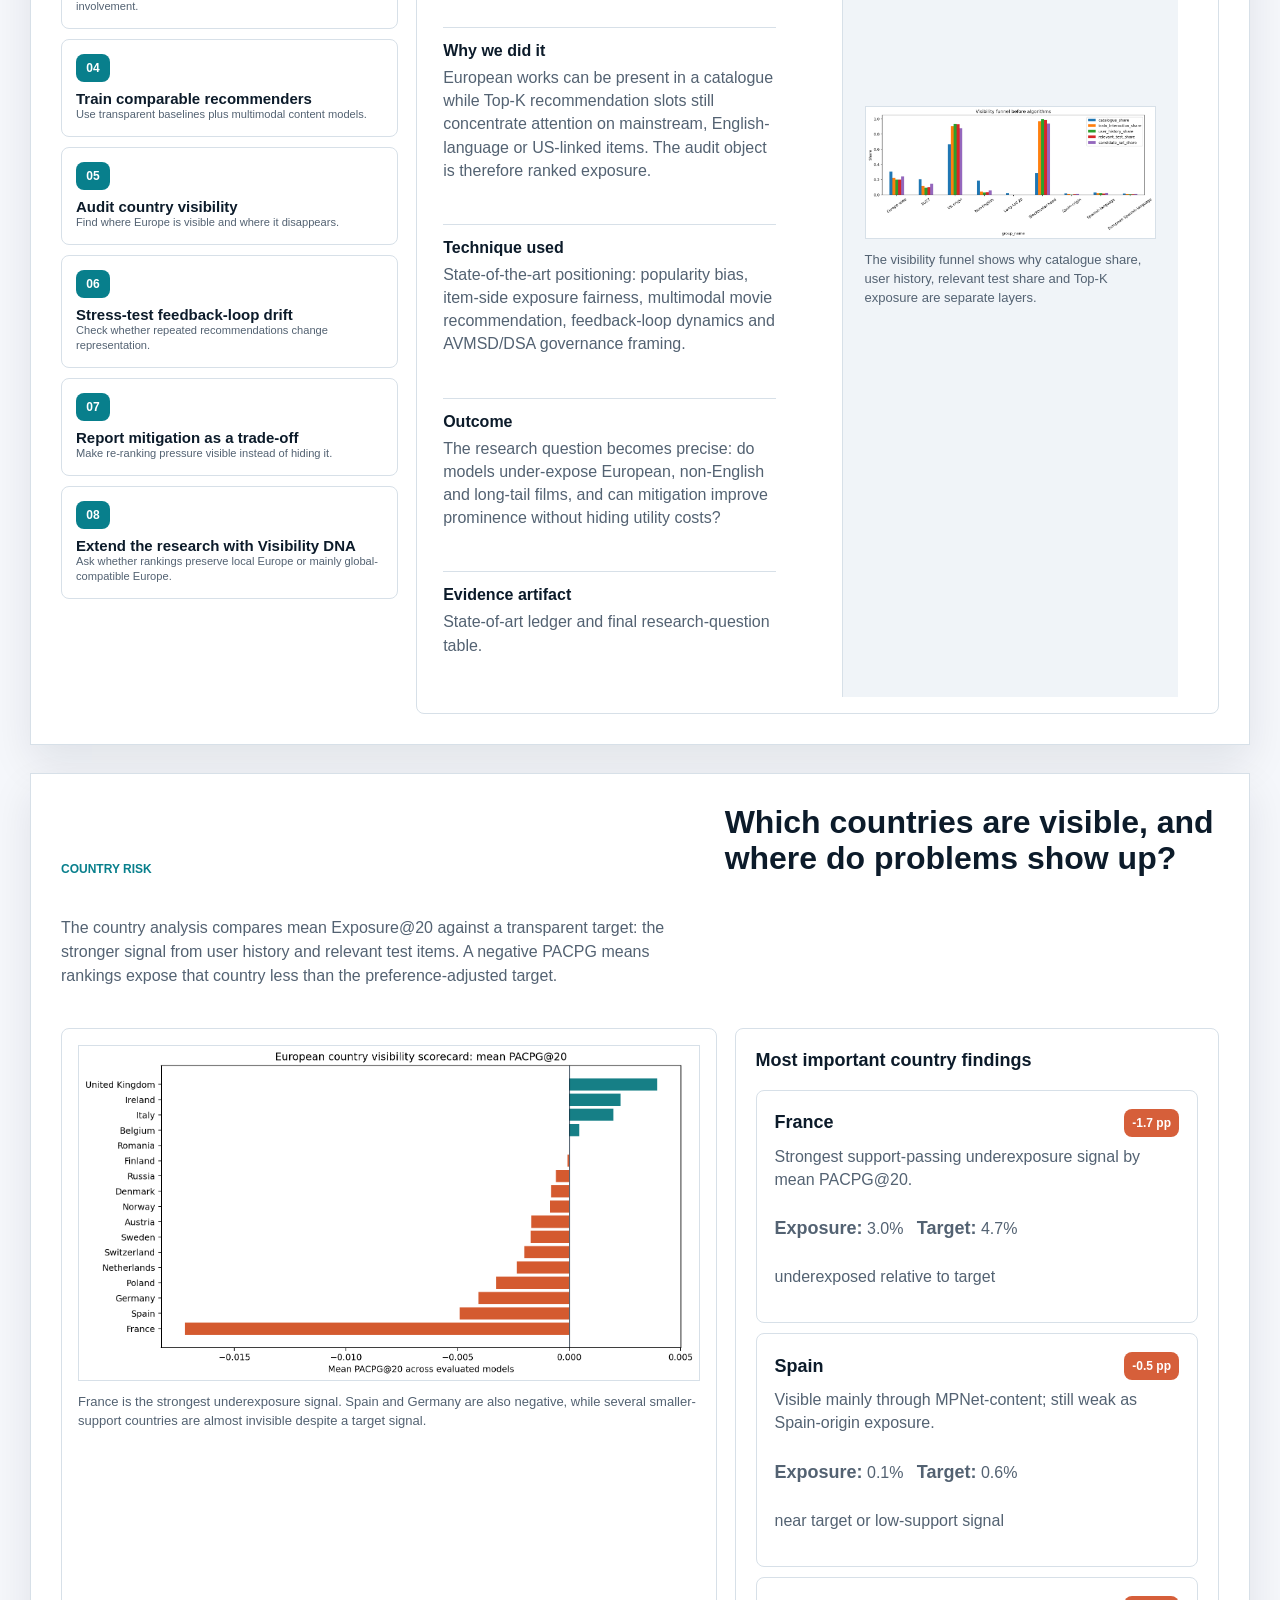
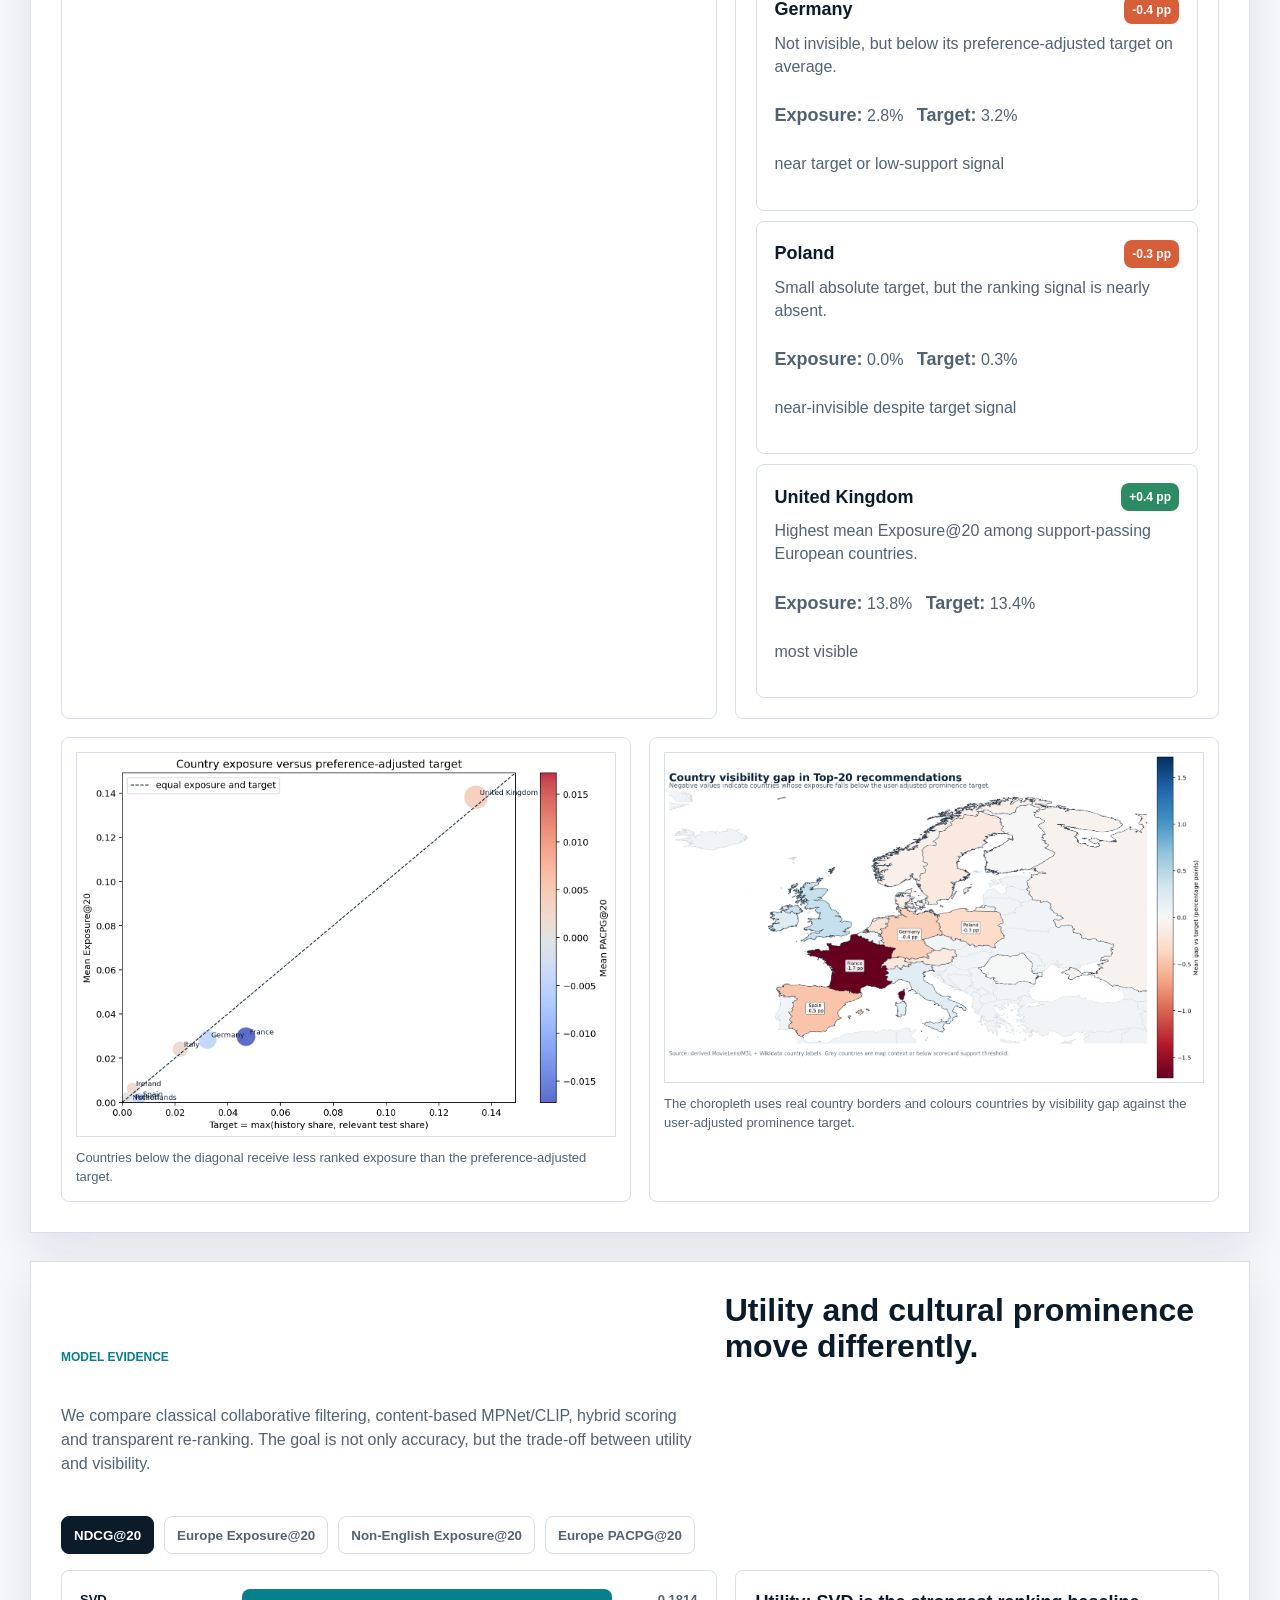
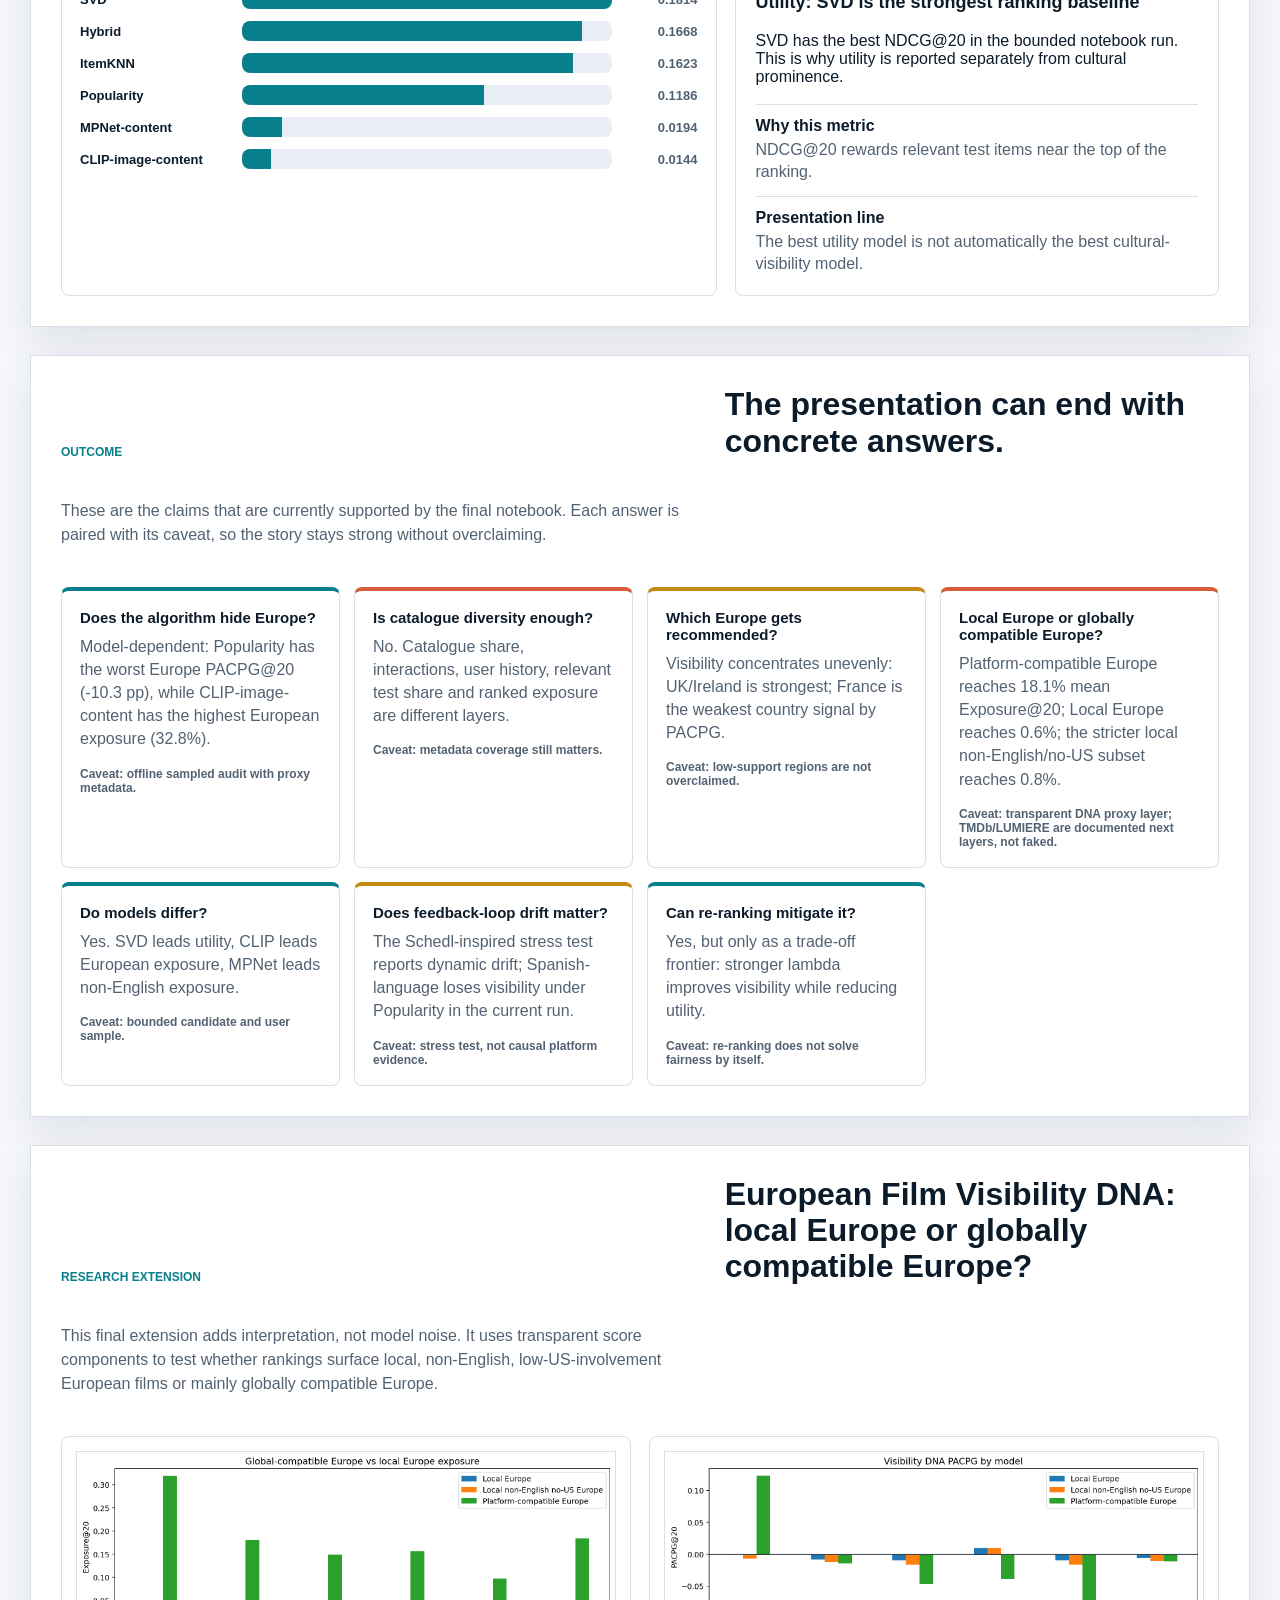
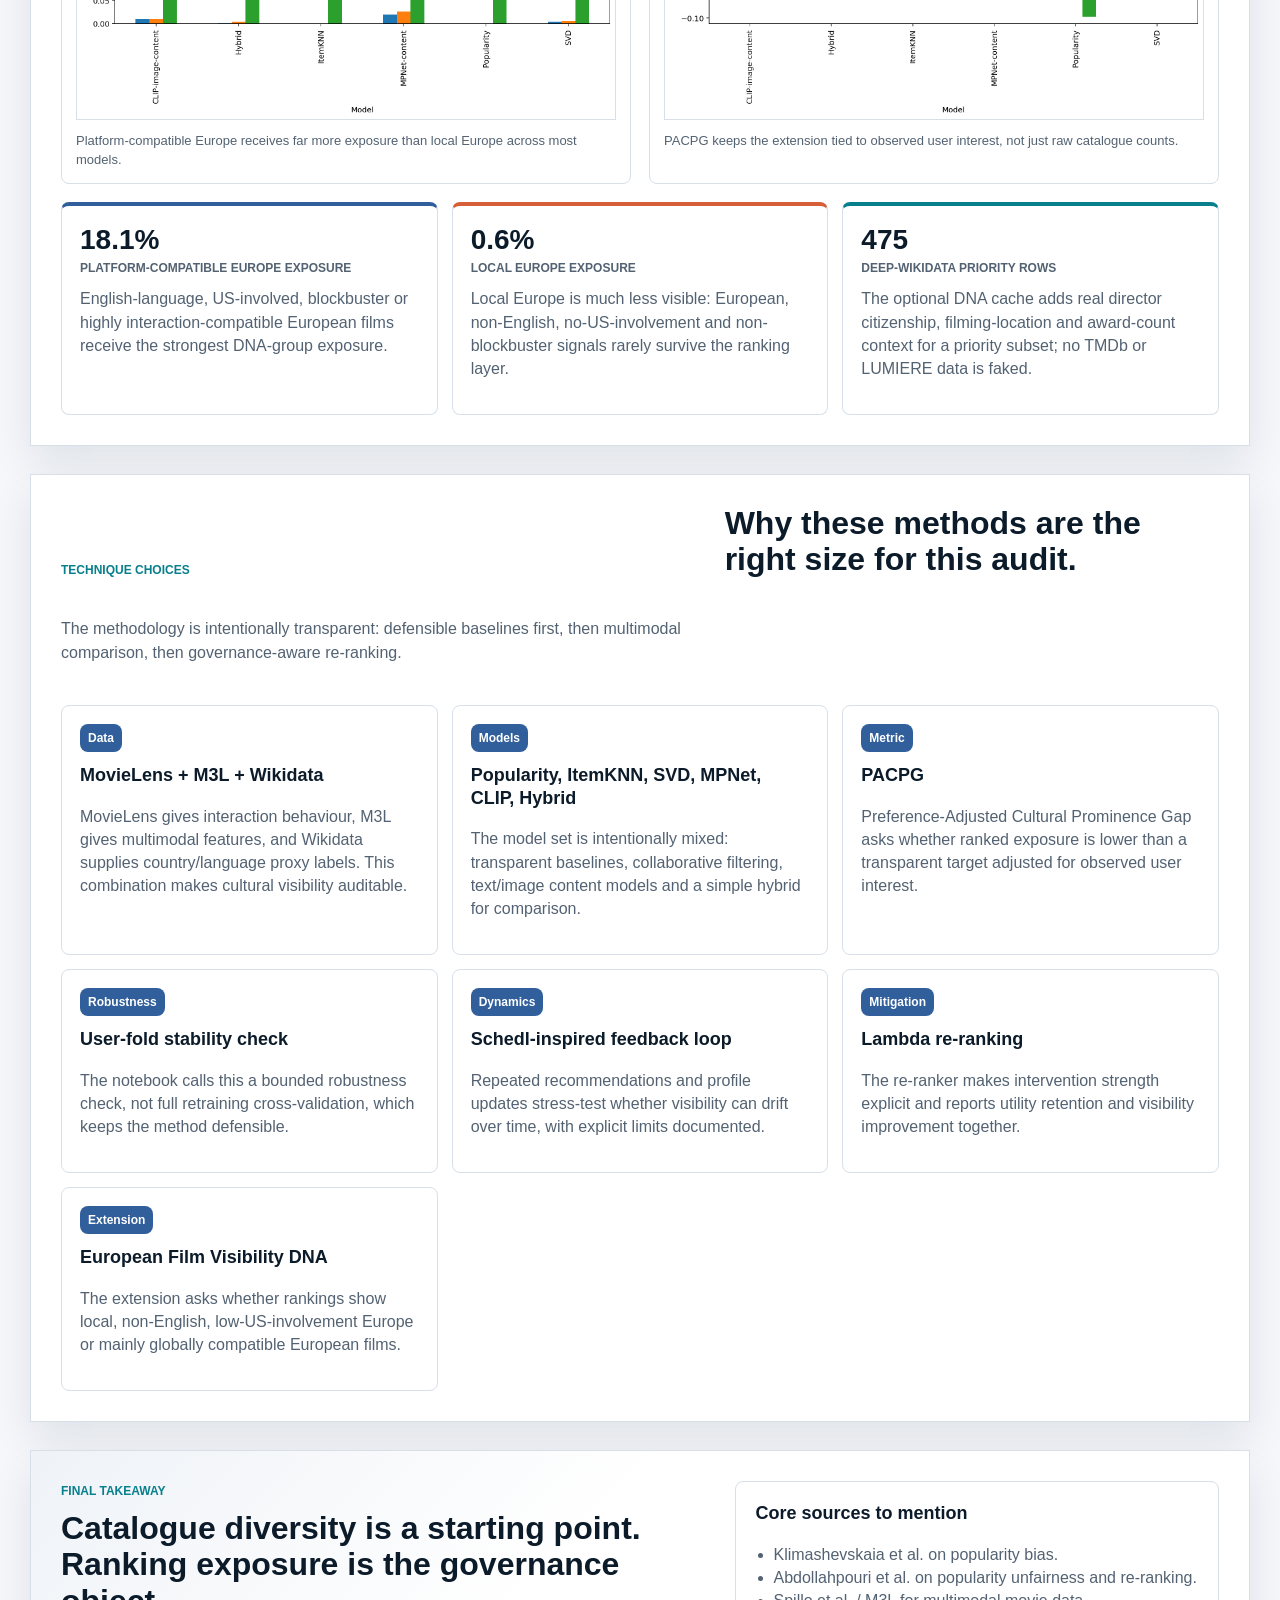
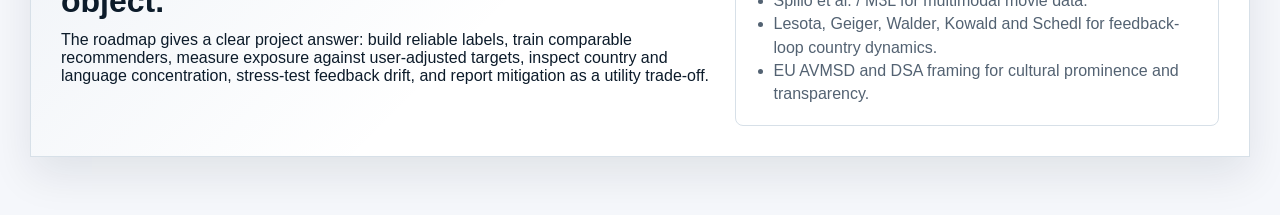
<file: ui/roadmap.html>
<!doctype html>
<html lang="en">
  <head>
    <meta charset="utf-8" />
    <meta name="viewport" content="width=device-width, initial-scale=1" />
    <title>Audit Roadmap | Which Europe Gets Recommended?</title>
    <link rel="icon" href="data:," />
    <link rel="stylesheet" href="./roadmap.css" />
  </head>
  <body>
    <header class="topbar">
      <a class="brand" href="./roadmap.html" aria-label="Audit roadmap home">
        <span class="brand-mark" aria-hidden="true"></span>
        <span>
          <strong>Which Europe Gets Recommended?</strong>
          <small>Finding-driven roadmap</small>
        </span>
      </a>
      <nav class="topnav" aria-label="Roadmap navigation">
        <a href="#roadmap">Roadmap</a>
        <a href="#country">Country risk</a>
        <a href="#models">Models</a>
        <a href="#outcome">Outcome</a>
        <a href="#dna">DNA</a>
        <a href="../notebooks/does_algorithm_hide_europe_final_research_story.ipynb">Notebook</a>
      </nav>
    </header>

    <main>
      <section class="hero" id="overview">
        <div class="hero-copy">
          <p class="eyebrow">Project roadmap</p>
          <h1>From catalogue diversity to ranked cultural visibility.</h1>
          <p class="lede">
            This UI turns the final notebook into an easy-to-read research roadmap:
            what we asked, why each step exists, which technique we used, and what
            the evidence says.
          </p>
          <div class="hero-actions">
            <a class="button primary" href="#roadmap">Explore the roadmap</a>
            <a class="button" href="../cultural_prominence_audit/outputs/final_notebook_tables/final_answer_table.csv">Final answer table</a>
            <a class="button" href="../cultural_prominence_audit/outputs/final_notebook_tables/figure_ledger.csv">Figure ledger</a>
          </div>
        </div>

        <aside class="answer-panel" aria-label="Main answer">
          <span class="panel-kicker">Main answer</span>
          <h2>Does the algorithm hide Europe?</h2>
          <p>
            Model-dependent. Popularity produces the worst Europe PACPG@20
            <strong>-10.3 percentage points</strong>, while CLIP-image-content reaches the
            highest European exposure at <strong>32.8%</strong>.
          </p>
          <div class="metric-strip" aria-label="Headline metrics">
            <div><strong>0.1814</strong><span>best NDCG@20, SVD</span></div>
            <div><strong>97.8%</strong><span>English language exposure</span></div>
            <div><strong>-1.7 pp</strong><span>France mean PACPG@20</span></div>
          </div>
        </aside>
      </section>

      <section class="section-band compact-band">
        <div class="band-header">
          <p class="eyebrow">Red thread</p>
          <h2>Every step answers one presentation question.</h2>
          <p>
            The project is not “we trained recommenders”. It is an audit pipeline
            for a governance problem: cultural works can exist in a catalogue but
            still lose ranked visibility.
          </p>
        </div>
        <div class="logic-grid">
          <article>
            <span>01</span>
            <h3>Availability</h3>
            <p>What is in the catalogue and which metadata can be trusted?</p>
          </article>
          <article>
            <span>02</span>
            <h3>Ranking</h3>
            <p>Which models turn that catalogue into Top-K attention?</p>
          </article>
          <article>
            <span>03</span>
            <h3>Prominence</h3>
            <p>Which countries and languages fall below user-adjusted targets?</p>
          </article>
          <article>
            <span>04</span>
            <h3>Governance</h3>
            <p>What can be reported, mitigated and not overclaimed?</p>
          </article>
        </div>
      </section>

      <section class="roadmap-shell section-band" id="roadmap">
        <div class="band-header">
          <p class="eyebrow">Roadmap</p>
          <h2>The audit pipeline as a sequence of defendable decisions.</h2>
          <p>
            Select a step to see the question, technique, reason, outcome and the
            evidence artifact we would show in the presentation.
          </p>
        </div>

        <div class="roadmap-layout">
          <div class="step-list" id="stepList" aria-label="Audit roadmap steps"></div>
          <article class="step-detail" id="stepDetail" aria-live="polite"></article>
        </div>
      </section>

      <section class="section-band evidence-band" id="country">
        <div class="band-header">
          <p class="eyebrow">Country risk</p>
          <h2>Which countries are visible, and where do problems show up?</h2>
          <p>
            The country analysis compares mean Exposure@20 against a transparent
            target: the stronger signal from user history and relevant test items.
            A negative PACPG means rankings expose that country less than the
            preference-adjusted target.
          </p>
        </div>

        <div class="country-grid">
          <figure class="visual-panel large">
            <img src="../cultural_prominence_audit/outputs/final_notebook_figures/12_country_geo_scorecard.png" alt="European country visibility scorecard by mean PACPG at 20" />
            <figcaption>
              France is the strongest underexposure signal. Spain and Germany are also
              negative, while several smaller-support countries are almost invisible
              despite a target signal.
            </figcaption>
          </figure>
          <div class="country-table-panel">
            <h3>Most important country findings</h3>
            <div class="risk-list" id="riskList"></div>
          </div>
        </div>

        <div class="visual-grid">
          <figure class="visual-panel">
            <img src="../cultural_prominence_audit/outputs/final_notebook_figures/12_country_target_vs_exposure.png" alt="Country exposure versus preference adjusted target" />
            <figcaption>
              Countries below the diagonal receive less ranked exposure than the
              preference-adjusted target.
            </figcaption>
          </figure>
          <figure class="visual-panel">
            <img src="../cultural_prominence_audit/outputs/final_notebook_figures/23_europe_country_visibility_gap_choropleth.png" alt="European country-border visibility gap choropleth" />
            <figcaption>
              The choropleth uses real country borders and colours countries by
              visibility gap against the user-adjusted prominence target.
            </figcaption>
          </figure>
        </div>
      </section>

      <section class="section-band" id="models">
        <div class="band-header">
          <p class="eyebrow">Model evidence</p>
          <h2>Utility and cultural prominence move differently.</h2>
          <p>
            We compare classical collaborative filtering, content-based MPNet/CLIP,
            hybrid scoring and transparent re-ranking. The goal is not only accuracy,
            but the trade-off between utility and visibility.
          </p>
        </div>

        <div class="model-toolbar" id="metricButtons" aria-label="Model metric selector"></div>
        <div class="model-layout">
          <div class="chart-card">
            <div class="bar-chart" id="modelChart" role="img" aria-label="Model comparison chart"></div>
          </div>
          <aside class="model-reading">
            <h3 id="metricTitle"></h3>
            <p id="metricReading"></p>
            <dl id="metricNotes"></dl>
          </aside>
        </div>
      </section>

      <section class="section-band outcome-band" id="outcome">
        <div class="band-header">
          <p class="eyebrow">Outcome</p>
          <h2>The presentation can end with concrete answers.</h2>
          <p>
            These are the claims that are currently supported by the final notebook.
            Each answer is paired with its caveat, so the story stays strong without
            overclaiming.
          </p>
        </div>

        <div class="answer-grid" id="answerGrid"></div>
      </section>

      <section class="section-band evidence-band" id="dna">
        <div class="band-header">
          <p class="eyebrow">Research extension</p>
          <h2>European Film Visibility DNA: local Europe or globally compatible Europe?</h2>
          <p>
            This final extension adds interpretation, not model noise. It uses transparent
            score components to test whether rankings surface local, non-English,
            low-US-involvement European films or mainly globally compatible Europe.
          </p>
        </div>

        <div class="visual-grid">
          <figure class="visual-panel">
            <img src="../cultural_prominence_audit/outputs/final_notebook_figures/21_visibility_dna_group_exposure.png" alt="Exposure comparison for global-compatible Europe and local Europe DNA groups" />
            <figcaption>
              Platform-compatible Europe receives far more exposure than local Europe
              across most models.
            </figcaption>
          </figure>
          <figure class="visual-panel">
            <img src="../cultural_prominence_audit/outputs/final_notebook_figures/21_visibility_dna_pacpg.png" alt="PACPG comparison for European Film Visibility DNA groups" />
            <figcaption>
              PACPG keeps the extension tied to observed user interest, not just raw
              catalogue counts.
            </figcaption>
          </figure>
        </div>

        <div class="dna-grid" id="dnaGrid"></div>
      </section>

      <section class="section-band methods-band" id="methods">
        <div class="band-header">
          <p class="eyebrow">Technique choices</p>
          <h2>Why these methods are the right size for this audit.</h2>
          <p>
            The methodology is intentionally transparent: defensible baselines first,
            then multimodal comparison, then governance-aware re-ranking.
          </p>
        </div>

        <div class="method-grid" id="methodGrid"></div>
      </section>

      <section class="section-band closing-band">
        <div>
          <p class="eyebrow">Final takeaway</p>
          <h2>Catalogue diversity is a starting point. Ranking exposure is the governance object.</h2>
          <p>
            The roadmap gives a clear project answer: build reliable labels,
            train comparable recommenders, measure exposure against user-adjusted
            targets, inspect country and language concentration, stress-test feedback
            drift, and report mitigation as a utility trade-off.
          </p>
        </div>
        <div class="citation-box">
          <h3>Core sources to mention</h3>
          <ul>
            <li>Klimashevskaia et al. on popularity bias.</li>
            <li>Abdollahpouri et al. on popularity unfairness and re-ranking.</li>
            <li>Spillo et al. / M3L for multimodal movie data.</li>
            <li>Lesota, Geiger, Walder, Kowald and Schedl for feedback-loop country dynamics.</li>
            <li>EU AVMSD and DSA framing for cultural prominence and transparency.</li>
          </ul>
        </div>
      </section>
    </main>

    <script src="./roadmap.js"></script>
  </body>
</html>
</file>
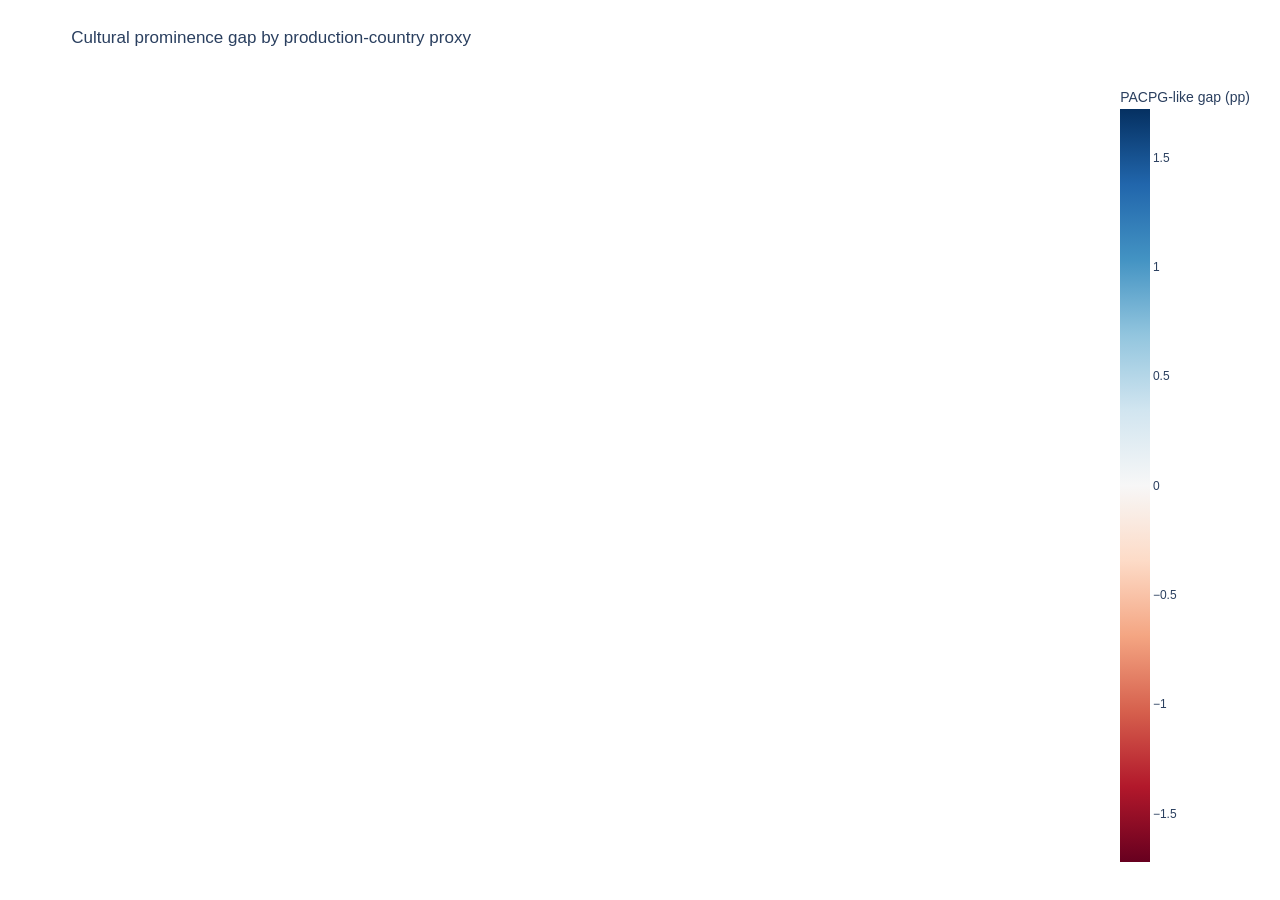
<file: cultural_prominence_audit/outputs/final_submission_assets/country_visibility_world_map.html>
<html>
<head><meta charset="utf-8" /></head>
<body>
    <div>                        <script type="text/javascript">window.PlotlyConfig = {MathJaxConfig: 'local'};</script>
        <script charset="utf-8" src="https://cdn.plot.ly/plotly-2.32.0.min.js"></script>                <div id="75e429d8-e2c3-4ac2-b8c1-dfcfeb1b94cd" class="plotly-graph-div" style="height:100%; width:100%;"></div>            <script type="text/javascript">                                    window.PLOTLYENV=window.PLOTLYENV || {};                                    if (document.getElementById("75e429d8-e2c3-4ac2-b8c1-dfcfeb1b94cd")) {                    Plotly.newPlot(                        "75e429d8-e2c3-4ac2-b8c1-dfcfeb1b94cd",                        [{"coloraxis":"coloraxis","customdata":[[2.96742998318664,0.0468864900426592,1820,"Drama | Comedy | Romance",-1.72121902107928],[0.14107799518251002,0.006318118948888,390,"Drama | Comedy | Thriller",-0.49073389970629],[2.82197074621587,0.0322867680999091,1038,"Drama | Comedy | Thriller",-0.40670606377504004],[0.008286035599273395,0.003352694443451,76,"Drama | Comedy | Mystery",-0.32698340874583],[0.004779902946631958,0.0023961469511013,124,"Drama | Comedy | Thriller",-0.23483479216349998],[0.03486828154844,0.0023584004129184,95,"Drama | Romance | Comedy",-0.2009717597434],[0.004131976354994478,0.0017639173176521,218,"Drama | Comedy | Thriller",-0.17225975541022],[0.021537196166870002,0.0019057577033846,77,"Drama | Comedy | Documentary",-0.16903857417159002],[0.02551245337211,0.0011111761909202,85,"Drama | Action | Comedy",-0.08560516571991],[0.0,0.0008127764446363,167,"Drama | Thriller | Comedy",-0.08127764446362999],[0.0,0.0005836442968795,76,"Drama | Comedy | Action",-0.05836442968795],[0.0,7.817709390426266e-05,129,"Drama | Comedy | Documentary",-0.007817709390426265],[0.0,0.0,61,"Drama | Comedy | Horror",0.0],[0.23777964267337,0.0019216597248786,180,"Drama | Comedy | Romance",0.0456136701855],[2.3961962823564797,0.0219716962610561,804,"Drama | Comedy | Thriller",0.19902665625086002],[0.61770582738535,0.0038587085526444,129,"Drama | Comedy | Thriller",0.2318349721209],[13.80399880897134,0.1340853350152578,2480,"Drama | Comedy | Thriller",0.39546530744555]],"geo":"geo","hovertemplate":"\u003cb\u003e%{hovertext}\u003c\u002fb\u003e\u003cbr\u003e\u003cbr\u003egroup_name=%{location}\u003cbr\u003eMean Exposure@20 (%)=%{customdata[0]:.2f}\u003cbr\u003eVisibility target=%{customdata[1]:.3f}\u003cbr\u003eCatalogue support=%{customdata[2]:,}\u003cbr\u003eTop local genres=%{customdata[3]}\u003cbr\u003eExposure gap vs target (pp)=%{z:.2f}\u003cextra\u003e\u003c\u002fextra\u003e","hovertext":["France","Spain","Germany","Poland","Netherlands","Switzerland","Sweden","Austria","Norway","Denmark","Russia","Finland","Romania","Belgium","Italy","Ireland","United Kingdom"],"locationmode":"country names","locations":["France","Spain","Germany","Poland","Netherlands","Switzerland","Sweden","Austria","Norway","Denmark","Russia","Finland","Romania","Belgium","Italy","Ireland","United Kingdom"],"name":"","z":[-1.72121902107928,-0.49073389970629,-0.40670606377504004,-0.32698340874583,-0.23483479216349998,-0.2009717597434,-0.17225975541022,-0.16903857417159002,-0.08560516571991,-0.08127764446362999,-0.05836442968795,-0.007817709390426265,0.0,0.0456136701855,0.19902665625086002,0.2318349721209,0.39546530744555],"type":"choropleth"}],                        {"template":{"data":{"barpolar":[{"marker":{"line":{"color":"white","width":0.5},"pattern":{"fillmode":"overlay","size":10,"solidity":0.2}},"type":"barpolar"}],"bar":[{"error_x":{"color":"#2a3f5f"},"error_y":{"color":"#2a3f5f"},"marker":{"line":{"color":"white","width":0.5},"pattern":{"fillmode":"overlay","size":10,"solidity":0.2}},"type":"bar"}],"carpet":[{"aaxis":{"endlinecolor":"#2a3f5f","gridcolor":"#C8D4E3","linecolor":"#C8D4E3","minorgridcolor":"#C8D4E3","startlinecolor":"#2a3f5f"},"baxis":{"endlinecolor":"#2a3f5f","gridcolor":"#C8D4E3","linecolor":"#C8D4E3","minorgridcolor":"#C8D4E3","startlinecolor":"#2a3f5f"},"type":"carpet"}],"choropleth":[{"colorbar":{"outlinewidth":0,"ticks":""},"type":"choropleth"}],"contourcarpet":[{"colorbar":{"outlinewidth":0,"ticks":""},"type":"contourcarpet"}],"contour":[{"colorbar":{"outlinewidth":0,"ticks":""},"colorscale":[[0.0,"#0d0887"],[0.1111111111111111,"#46039f"],[0.2222222222222222,"#7201a8"],[0.3333333333333333,"#9c179e"],[0.4444444444444444,"#bd3786"],[0.5555555555555556,"#d8576b"],[0.6666666666666666,"#ed7953"],[0.7777777777777778,"#fb9f3a"],[0.8888888888888888,"#fdca26"],[1.0,"#f0f921"]],"type":"contour"}],"heatmapgl":[{"colorbar":{"outlinewidth":0,"ticks":""},"colorscale":[[0.0,"#0d0887"],[0.1111111111111111,"#46039f"],[0.2222222222222222,"#7201a8"],[0.3333333333333333,"#9c179e"],[0.4444444444444444,"#bd3786"],[0.5555555555555556,"#d8576b"],[0.6666666666666666,"#ed7953"],[0.7777777777777778,"#fb9f3a"],[0.8888888888888888,"#fdca26"],[1.0,"#f0f921"]],"type":"heatmapgl"}],"heatmap":[{"colorbar":{"outlinewidth":0,"ticks":""},"colorscale":[[0.0,"#0d0887"],[0.1111111111111111,"#46039f"],[0.2222222222222222,"#7201a8"],[0.3333333333333333,"#9c179e"],[0.4444444444444444,"#bd3786"],[0.5555555555555556,"#d8576b"],[0.6666666666666666,"#ed7953"],[0.7777777777777778,"#fb9f3a"],[0.8888888888888888,"#fdca26"],[1.0,"#f0f921"]],"type":"heatmap"}],"histogram2dcontour":[{"colorbar":{"outlinewidth":0,"ticks":""},"colorscale":[[0.0,"#0d0887"],[0.1111111111111111,"#46039f"],[0.2222222222222222,"#7201a8"],[0.3333333333333333,"#9c179e"],[0.4444444444444444,"#bd3786"],[0.5555555555555556,"#d8576b"],[0.6666666666666666,"#ed7953"],[0.7777777777777778,"#fb9f3a"],[0.8888888888888888,"#fdca26"],[1.0,"#f0f921"]],"type":"histogram2dcontour"}],"histogram2d":[{"colorbar":{"outlinewidth":0,"ticks":""},"colorscale":[[0.0,"#0d0887"],[0.1111111111111111,"#46039f"],[0.2222222222222222,"#7201a8"],[0.3333333333333333,"#9c179e"],[0.4444444444444444,"#bd3786"],[0.5555555555555556,"#d8576b"],[0.6666666666666666,"#ed7953"],[0.7777777777777778,"#fb9f3a"],[0.8888888888888888,"#fdca26"],[1.0,"#f0f921"]],"type":"histogram2d"}],"histogram":[{"marker":{"pattern":{"fillmode":"overlay","size":10,"solidity":0.2}},"type":"histogram"}],"mesh3d":[{"colorbar":{"outlinewidth":0,"ticks":""},"type":"mesh3d"}],"parcoords":[{"line":{"colorbar":{"outlinewidth":0,"ticks":""}},"type":"parcoords"}],"pie":[{"automargin":true,"type":"pie"}],"scatter3d":[{"line":{"colorbar":{"outlinewidth":0,"ticks":""}},"marker":{"colorbar":{"outlinewidth":0,"ticks":""}},"type":"scatter3d"}],"scattercarpet":[{"marker":{"colorbar":{"outlinewidth":0,"ticks":""}},"type":"scattercarpet"}],"scattergeo":[{"marker":{"colorbar":{"outlinewidth":0,"ticks":""}},"type":"scattergeo"}],"scattergl":[{"marker":{"colorbar":{"outlinewidth":0,"ticks":""}},"type":"scattergl"}],"scattermapbox":[{"marker":{"colorbar":{"outlinewidth":0,"ticks":""}},"type":"scattermapbox"}],"scatterpolargl":[{"marker":{"colorbar":{"outlinewidth":0,"ticks":""}},"type":"scatterpolargl"}],"scatterpolar":[{"marker":{"colorbar":{"outlinewidth":0,"ticks":""}},"type":"scatterpolar"}],"scatter":[{"fillpattern":{"fillmode":"overlay","size":10,"solidity":0.2},"type":"scatter"}],"scatterternary":[{"marker":{"colorbar":{"outlinewidth":0,"ticks":""}},"type":"scatterternary"}],"surface":[{"colorbar":{"outlinewidth":0,"ticks":""},"colorscale":[[0.0,"#0d0887"],[0.1111111111111111,"#46039f"],[0.2222222222222222,"#7201a8"],[0.3333333333333333,"#9c179e"],[0.4444444444444444,"#bd3786"],[0.5555555555555556,"#d8576b"],[0.6666666666666666,"#ed7953"],[0.7777777777777778,"#fb9f3a"],[0.8888888888888888,"#fdca26"],[1.0,"#f0f921"]],"type":"surface"}],"table":[{"cells":{"fill":{"color":"#EBF0F8"},"line":{"color":"white"}},"header":{"fill":{"color":"#C8D4E3"},"line":{"color":"white"}},"type":"table"}]},"layout":{"annotationdefaults":{"arrowcolor":"#2a3f5f","arrowhead":0,"arrowwidth":1},"autotypenumbers":"strict","coloraxis":{"colorbar":{"outlinewidth":0,"ticks":""}},"colorscale":{"diverging":[[0,"#8e0152"],[0.1,"#c51b7d"],[0.2,"#de77ae"],[0.3,"#f1b6da"],[0.4,"#fde0ef"],[0.5,"#f7f7f7"],[0.6,"#e6f5d0"],[0.7,"#b8e186"],[0.8,"#7fbc41"],[0.9,"#4d9221"],[1,"#276419"]],"sequential":[[0.0,"#0d0887"],[0.1111111111111111,"#46039f"],[0.2222222222222222,"#7201a8"],[0.3333333333333333,"#9c179e"],[0.4444444444444444,"#bd3786"],[0.5555555555555556,"#d8576b"],[0.6666666666666666,"#ed7953"],[0.7777777777777778,"#fb9f3a"],[0.8888888888888888,"#fdca26"],[1.0,"#f0f921"]],"sequentialminus":[[0.0,"#0d0887"],[0.1111111111111111,"#46039f"],[0.2222222222222222,"#7201a8"],[0.3333333333333333,"#9c179e"],[0.4444444444444444,"#bd3786"],[0.5555555555555556,"#d8576b"],[0.6666666666666666,"#ed7953"],[0.7777777777777778,"#fb9f3a"],[0.8888888888888888,"#fdca26"],[1.0,"#f0f921"]]},"colorway":["#636efa","#EF553B","#00cc96","#ab63fa","#FFA15A","#19d3f3","#FF6692","#B6E880","#FF97FF","#FECB52"],"font":{"color":"#2a3f5f"},"geo":{"bgcolor":"white","lakecolor":"white","landcolor":"white","showlakes":true,"showland":true,"subunitcolor":"#C8D4E3"},"hoverlabel":{"align":"left"},"hovermode":"closest","mapbox":{"style":"light"},"paper_bgcolor":"white","plot_bgcolor":"white","polar":{"angularaxis":{"gridcolor":"#EBF0F8","linecolor":"#EBF0F8","ticks":""},"bgcolor":"white","radialaxis":{"gridcolor":"#EBF0F8","linecolor":"#EBF0F8","ticks":""}},"scene":{"xaxis":{"backgroundcolor":"white","gridcolor":"#DFE8F3","gridwidth":2,"linecolor":"#EBF0F8","showbackground":true,"ticks":"","zerolinecolor":"#EBF0F8"},"yaxis":{"backgroundcolor":"white","gridcolor":"#DFE8F3","gridwidth":2,"linecolor":"#EBF0F8","showbackground":true,"ticks":"","zerolinecolor":"#EBF0F8"},"zaxis":{"backgroundcolor":"white","gridcolor":"#DFE8F3","gridwidth":2,"linecolor":"#EBF0F8","showbackground":true,"ticks":"","zerolinecolor":"#EBF0F8"}},"shapedefaults":{"line":{"color":"#2a3f5f"}},"ternary":{"aaxis":{"gridcolor":"#DFE8F3","linecolor":"#A2B1C6","ticks":""},"baxis":{"gridcolor":"#DFE8F3","linecolor":"#A2B1C6","ticks":""},"bgcolor":"white","caxis":{"gridcolor":"#DFE8F3","linecolor":"#A2B1C6","ticks":""}},"title":{"x":0.05},"xaxis":{"automargin":true,"gridcolor":"#EBF0F8","linecolor":"#EBF0F8","ticks":"","title":{"standoff":15},"zerolinecolor":"#EBF0F8","zerolinewidth":2},"yaxis":{"automargin":true,"gridcolor":"#EBF0F8","linecolor":"#EBF0F8","ticks":"","title":{"standoff":15},"zerolinecolor":"#EBF0F8","zerolinewidth":2}}},"geo":{"domain":{"x":[0.0,1.0],"y":[0.0,1.0]},"center":{}},"coloraxis":{"colorbar":{"title":{"text":"PACPG-like gap (pp)"}},"colorscale":[[0.0,"rgb(103,0,31)"],[0.1,"rgb(178,24,43)"],[0.2,"rgb(214,96,77)"],[0.3,"rgb(244,165,130)"],[0.4,"rgb(253,219,199)"],[0.5,"rgb(247,247,247)"],[0.6,"rgb(209,229,240)"],[0.7,"rgb(146,197,222)"],[0.8,"rgb(67,147,195)"],[0.9,"rgb(33,102,172)"],[1.0,"rgb(5,48,97)"]],"cmid":0},"legend":{"tracegroupgap":0},"title":{"text":"Cultural prominence gap by production-country proxy"},"margin":{"l":20,"r":20,"t":70,"b":20}},                        {"responsive": true}                    )                };                            </script>        </div>
</body>
</html>
</file>
<file: ui/styles.css>
:root {
  --bg: #f6f2e8;
  --surface: #fffdf7;
  --surface-2: #ebe4d6;
  --ink: #142232;
  --muted: #5d6875;
  --line: #d5d1c7;
  --blue: #2f6b9a;
  --teal: #167f86;
  --green: #2e8b57;
  --gold: #c99700;
  --red: #b84a4a;
  --violet: #6e5aa8;
  --shadow: 0 12px 32px rgba(20, 34, 50, 0.08);
}

* {
  box-sizing: border-box;
}

html {
  scroll-behavior: smooth;
}

body {
  margin: 0;
  background: var(--bg);
  color: var(--ink);
  font-family: Inter, Aptos, "Segoe UI", Arial, sans-serif;
  letter-spacing: 0;
}

a {
  color: inherit;
}

.app-shell {
  display: grid;
  grid-template-columns: 280px minmax(0, 1fr);
  min-height: 100vh;
}

.sidebar {
  position: sticky;
  top: 0;
  height: 100vh;
  padding: 24px 18px;
  background: #142232;
  color: #f7f3ea;
  border-right: 1px solid rgba(255, 255, 255, 0.08);
}

.brand {
  display: flex;
  gap: 12px;
  align-items: center;
  margin-bottom: 28px;
}

.brand-mark {
  width: 34px;
  height: 34px;
  border-left: 4px solid var(--gold);
  border-top: 4px solid var(--teal);
  background: rgba(255, 255, 255, 0.08);
}

.brand-title {
  font-weight: 800;
  font-size: 14px;
}

.brand-subtitle,
.sidebar-note {
  color: #c8d1d8;
  font-size: 12px;
  line-height: 1.45;
}

.nav-list {
  display: grid;
  gap: 6px;
}

.nav-link {
  display: block;
  padding: 10px 12px;
  color: #dce5ea;
  text-decoration: none;
  border-left: 3px solid transparent;
  font-weight: 700;
  font-size: 14px;
}

.nav-link:hover,
.nav-link.active {
  background: rgba(255, 255, 255, 0.08);
  border-left-color: var(--gold);
  color: #ffffff;
}

.sidebar-note {
  position: absolute;
  left: 18px;
  right: 18px;
  bottom: 24px;
  padding-top: 18px;
  border-top: 1px solid rgba(255, 255, 255, 0.14);
}

.main {
  min-width: 0;
  padding: 32px 42px 64px;
}

.section-block {
  max-width: 1180px;
  margin: 0 auto 28px;
  padding: 30px;
  background: var(--surface);
  border: 1px solid var(--line);
  box-shadow: var(--shadow);
}

.hero {
  display: grid;
  grid-template-columns: minmax(0, 1.5fr) minmax(320px, 0.8fr);
  gap: 28px;
  align-items: stretch;
  background: var(--ink);
  color: #ffffff;
}

.hero h1,
.section-header h2 {
  margin: 0;
  font-size: 38px;
  line-height: 1.05;
  letter-spacing: 0;
}

.hero .lede {
  max-width: 760px;
  color: #dce5ea;
  font-size: 18px;
  line-height: 1.55;
}

.eyebrow {
  margin: 0 0 12px;
  color: var(--teal);
  font-size: 12px;
  font-weight: 900;
  letter-spacing: 0;
  text-transform: uppercase;
}

.hero .eyebrow {
  color: #f3d37b;
}

.hero-actions {
  display: flex;
  flex-wrap: wrap;
  gap: 10px;
  margin-top: 26px;
}

.button {
  display: inline-flex;
  align-items: center;
  min-height: 40px;
  padding: 10px 14px;
  border: 1px solid rgba(255, 255, 255, 0.28);
  color: #ffffff;
  text-decoration: none;
  font-weight: 800;
  font-size: 14px;
}

.button.primary {
  background: var(--gold);
  border-color: var(--gold);
  color: var(--ink);
}

.hero-panel {
  padding: 24px;
  background: #20313d;
  border: 1px solid #385061;
}

.panel-label {
  color: #f3d37b;
  font-size: 12px;
  font-weight: 900;
  text-transform: uppercase;
}

.run-scope {
  margin: 12px 0 20px;
  color: #dce5ea;
  line-height: 1.45;
}

.metric-grid {
  display: grid;
  grid-template-columns: repeat(2, minmax(0, 1fr));
  gap: 14px;
}

.metric-tile {
  min-height: 88px;
  padding: 14px;
  background: rgba(255, 255, 255, 0.08);
  border-left: 4px solid var(--teal);
}

.metric-value {
  font-size: 28px;
  font-weight: 900;
}

.metric-label {
  margin-top: 6px;
  color: #c8d1d8;
  font-size: 11px;
  font-weight: 900;
  text-transform: uppercase;
}

.section-header {
  display: flex;
  justify-content: space-between;
  gap: 24px;
  margin-bottom: 24px;
}

.section-header h2 {
  color: var(--ink);
  font-size: 30px;
}

.section-note {
  max-width: 410px;
  margin: 0;
  color: var(--muted);
  line-height: 1.5;
}

.flow {
  display: grid;
  grid-template-columns: repeat(4, minmax(0, 1fr));
  gap: 16px;
}

.story-intro {
  display: grid;
  grid-template-columns: minmax(0, 1fr) minmax(0, 0.9fr);
  gap: 18px;
  margin-bottom: 18px;
  padding: 20px;
  background: #eef5f3;
  border-left: 4px solid var(--teal);
}

.story-intro p {
  margin: 0;
  color: var(--ink);
  font-size: 16px;
  line-height: 1.5;
}

.story-grid {
  display: grid;
  grid-template-columns: repeat(3, minmax(0, 1fr));
  gap: 14px;
  margin-bottom: 16px;
}

.story-card,
.status-card,
.funnel-card {
  background: var(--bg);
  border: 1px solid var(--line);
}

.story-card {
  min-height: 230px;
  padding: 20px;
}

.story-card span,
.funnel-card span {
  display: inline-block;
  margin-bottom: 12px;
  color: var(--teal);
  font-size: 12px;
  font-weight: 900;
  text-transform: uppercase;
}

.story-card h3,
.status-card h3,
.funnel-card h3 {
  margin: 0 0 10px;
  font-size: 19px;
  line-height: 1.18;
}

.story-card p,
.status-card p,
.funnel-card p {
  margin: 0;
  color: var(--muted);
  line-height: 1.48;
}

.status-grid {
  display: grid;
  grid-template-columns: repeat(3, minmax(0, 1fr));
  gap: 12px;
}

.status-card {
  padding: 16px;
  border-left: 4px solid var(--gold);
}

.status-card > div {
  display: flex;
  align-items: flex-start;
  justify-content: space-between;
  gap: 12px;
  margin-bottom: 8px;
}

.status-card span {
  flex: 0 0 auto;
  padding: 4px 8px;
  background: #ffffff;
  border: 1px solid var(--line);
  color: var(--ink);
  font-size: 11px;
  font-weight: 900;
  text-transform: uppercase;
}

.status-supported {
  border-left-color: var(--green);
}

.status-partial {
  border-left-color: var(--gold);
}

.status-not-yet-claimed,
.status-insufficient-evidence {
  border-left-color: var(--red);
}

.funnel-grid {
  display: grid;
  grid-template-columns: repeat(7, minmax(0, 1fr));
  gap: 10px;
  margin-bottom: 18px;
}

.funnel-card {
  position: relative;
  min-height: 176px;
  padding: 16px 12px;
}

.funnel-card span {
  display: grid;
  place-items: center;
  width: 28px;
  height: 28px;
  margin-bottom: 14px;
  background: var(--teal);
  color: #ffffff;
}

.funnel-card strong {
  display: block;
  margin-bottom: 8px;
  color: var(--ink);
  font-size: 20px;
  line-height: 1.15;
}

.flow-step {
  padding: 20px;
  background: var(--bg);
  border: 1px solid var(--line);
}

.step-index {
  display: inline-grid;
  place-items: center;
  width: 32px;
  height: 32px;
  margin-bottom: 14px;
  background: var(--teal);
  color: #ffffff;
  font-weight: 900;
}

.flow-step h3,
.insight-panel h3,
.doc-grid h3 {
  margin: 0 0 10px;
  font-size: 18px;
}

.flow-step p,
.insight-panel p,
.doc-grid p,
.foundation-summary p,
.foundation-panel p,
.method-box p,
.plain-list {
  margin: 0;
  color: var(--muted);
  line-height: 1.5;
}

.doc-grid .source-line {
  margin-top: 12px;
  font-size: 13px;
}

.doc-grid .source-line a {
  color: var(--teal);
  font-weight: 900;
}

.foundation-summary {
  display: flex;
  align-items: flex-start;
  justify-content: space-between;
  gap: 24px;
  margin-bottom: 18px;
  padding: 18px 20px;
  background: #eef5f3;
  border-left: 4px solid var(--teal);
}

.foundation-summary p {
  max-width: 830px;
}

.text-link {
  flex: 0 0 auto;
  color: var(--ink);
  font-weight: 900;
  text-decoration: underline;
  text-underline-offset: 4px;
}

.foundation-kpis {
  display: grid;
  grid-template-columns: repeat(7, minmax(0, 1fr));
  gap: 10px;
  margin-bottom: 18px;
}

.foundation-kpi {
  min-height: 142px;
  padding: 14px;
  background: #ffffff;
  border: 1px solid var(--line);
}

.foundation-kpi-value {
  color: var(--teal);
  font-size: 24px;
  font-weight: 900;
}

.foundation-kpi-label {
  margin: 6px 0 8px;
  font-size: 11px;
  font-weight: 900;
  text-transform: uppercase;
}

.foundation-kpi p {
  margin: 0;
  color: var(--muted);
  font-size: 12px;
  line-height: 1.35;
}

.foundation-layout {
  display: grid;
  grid-template-columns: minmax(0, 1fr) minmax(360px, 0.9fr);
  gap: 18px;
}

.foundation-left,
.foundation-right {
  min-width: 0;
}

.segmented {
  display: flex;
  flex-wrap: wrap;
  gap: 8px;
  margin-bottom: 12px;
}

.segment-button {
  min-height: 38px;
  padding: 8px 12px;
  border: 1px solid var(--line);
  background: #ffffff;
  color: var(--ink);
  font-weight: 900;
  cursor: pointer;
}

.segment-button.active {
  background: var(--ink);
  color: #ffffff;
  border-color: var(--ink);
}

.foundation-panel,
.exploration-figure {
  background: var(--bg);
  border: 1px solid var(--line);
}

.foundation-panel {
  padding: 22px;
}

.foundation-panel h3 {
  margin: 0 0 10px;
  font-size: 22px;
}

.foundation-panel .plain-list {
  margin-top: 16px;
}

.method-box {
  margin-top: 18px;
  padding: 16px;
  background: #ffffff;
  border-left: 4px solid var(--gold);
}

.method-box span {
  display: block;
  margin-bottom: 6px;
  color: var(--ink);
  font-size: 12px;
  font-weight: 900;
  text-transform: uppercase;
}

.figure-selector {
  margin-bottom: 12px;
}

.exploration-figure {
  margin: 0;
  padding: 14px;
}

.exploration-figure img {
  width: 100%;
  aspect-ratio: 16 / 10;
  object-fit: contain;
  background: #ffffff;
  border: 1px solid var(--line);
}

.exploration-figure figcaption {
  margin-top: 12px;
  color: var(--muted);
  font-size: 13px;
  line-height: 1.45;
}

.block-link {
  display: inline-block;
  margin-top: 14px;
}

.control-row {
  display: flex;
  flex-wrap: wrap;
  gap: 14px;
  margin-bottom: 18px;
}

label {
  display: grid;
  gap: 6px;
  color: var(--muted);
  font-size: 12px;
  font-weight: 900;
  text-transform: uppercase;
}

select {
  min-width: 190px;
  height: 40px;
  padding: 0 10px;
  border: 1px solid var(--line);
  background: #ffffff;
  color: var(--ink);
  font: inherit;
  font-size: 14px;
  font-weight: 700;
}

.chart-layout {
  display: grid;
  grid-template-columns: minmax(0, 1.55fr) minmax(300px, 0.75fr);
  gap: 18px;
}

.chart-surface,
.insight-panel,
.doc-grid article {
  background: var(--bg);
  border: 1px solid var(--line);
}

.chart-surface {
  min-height: 360px;
  padding: 16px;
  overflow: hidden;
}

.svg-host {
  width: 100%;
  min-height: 330px;
}

.insight-panel {
  padding: 20px;
}

.comparison-pair {
  display: grid;
  gap: 12px;
  margin-top: 18px;
}

.pair-output,
.mini-metrics {
  margin-top: 16px;
  padding: 14px;
  background: #ffffff;
  border-left: 4px solid var(--teal);
  color: var(--ink);
  line-height: 1.45;
}

.table-wrap {
  width: 100%;
  margin-top: 18px;
  overflow: auto;
  border: 1px solid var(--line);
}

table {
  width: 100%;
  border-collapse: collapse;
  background: #ffffff;
  font-size: 13px;
}

th,
td {
  padding: 10px 12px;
  border-bottom: 1px solid var(--line);
  text-align: left;
  white-space: nowrap;
}

th {
  background: #ece6da;
  color: var(--ink);
  font-size: 12px;
  text-transform: uppercase;
}

.lambda-buttons {
  display: flex;
  flex-wrap: wrap;
  gap: 8px;
  margin: 4px 0 16px;
}

.lambda-button {
  min-width: 62px;
  height: 36px;
  border: 1px solid var(--line);
  background: #ffffff;
  color: var(--ink);
  font-weight: 900;
  cursor: pointer;
}

.lambda-button.active {
  background: var(--ink);
  color: #ffffff;
  border-color: var(--ink);
}

.plain-list {
  padding-left: 18px;
}

.plain-list li + li {
  margin-top: 12px;
}

.evidence-grid {
  display: grid;
  grid-template-columns: repeat(3, minmax(0, 1fr));
  gap: 16px;
}

.compact-evidence {
  margin-top: 18px;
  grid-template-columns: repeat(4, minmax(0, 1fr));
}

.evidence-item {
  display: grid;
  gap: 10px;
  padding: 12px;
  background: var(--bg);
  border: 1px solid var(--line);
  cursor: pointer;
  text-align: left;
}

.evidence-item img {
  width: 100%;
  aspect-ratio: 16 / 10;
  object-fit: contain;
  background: #ffffff;
  border: 1px solid var(--line);
}

.evidence-item h3 {
  margin: 0;
  font-size: 15px;
}

.evidence-item p {
  margin: 0;
  color: var(--muted);
  font-size: 13px;
  line-height: 1.4;
}

.image-dialog {
  width: min(1040px, 92vw);
  border: 1px solid var(--line);
  background: var(--surface);
  padding: 18px;
}

.image-dialog::backdrop {
  background: rgba(20, 34, 50, 0.64);
}

.image-dialog img {
  width: 100%;
  max-height: 72vh;
  object-fit: contain;
  background: #ffffff;
}

.wide-figure {
  margin: 18px 0 0;
  padding: 14px;
  background: var(--bg);
  border: 1px solid var(--line);
}

.wide-figure img {
  width: 100%;
  background: #ffffff;
  border: 1px solid var(--line);
}

.wide-figure figcaption {
  margin-top: 10px;
  color: var(--muted);
  font-size: 13px;
  line-height: 1.4;
}

.dialog-close {
  float: right;
  height: 34px;
  margin-bottom: 12px;
  border: 1px solid var(--line);
  background: #ffffff;
  color: var(--ink);
  font-weight: 900;
}

.doc-grid {
  display: grid;
  grid-template-columns: repeat(2, minmax(0, 1fr));
  gap: 16px;
}

.doc-grid article {
  padding: 20px;
}

pre {
  margin: 0;
  padding: 14px;
  overflow: auto;
  background: #142232;
  color: #f7f3ea;
  font-size: 13px;
  line-height: 1.5;
}

.bar-label {
  fill: var(--ink);
  font-weight: 800;
  font-size: 12px;
}

.axis-label,
.tick-label {
  fill: var(--muted);
  font-size: 11px;
}

.chart-title {
  fill: var(--ink);
  font-weight: 900;
  font-size: 14px;
}

@media (max-width: 980px) {
  .app-shell {
    grid-template-columns: 1fr;
  }

  .sidebar {
    position: relative;
    height: auto;
  }

  .sidebar-note {
    position: static;
    margin-top: 22px;
  }

  .main {
    padding: 20px;
  }

  .hero,
  .chart-layout,
  .foundation-layout,
  .story-intro,
  .story-grid,
  .status-grid,
  .funnel-grid,
  .flow,
  .doc-grid,
  .evidence-grid {
    grid-template-columns: 1fr;
  }

  .compact-evidence {
    grid-template-columns: 1fr;
  }

  .foundation-kpis {
    grid-template-columns: repeat(2, minmax(0, 1fr));
  }

  .foundation-summary {
    display: block;
  }

  .foundation-summary .text-link {
    display: inline-block;
    margin-top: 12px;
  }

  .section-header {
    display: block;
  }

  .section-note {
    max-width: none;
    margin-top: 12px;
  }
}

@media (max-width: 620px) {
  .section-block {
    padding: 20px;
  }

  .hero h1,
  .section-header h2 {
    font-size: 26px;
  }

  .metric-grid {
    grid-template-columns: 1fr;
  }

  .foundation-kpis {
    grid-template-columns: 1fr;
  }

  th,
  td {
    padding: 8px;
  }
}
</file>
<file: ui/roadmap.css>
:root {
  --bg: #f5f7fb;
  --surface: #ffffff;
  --surface-2: #edf4f6;
  --ink: #0c1b2a;
  --muted: #536272;
  --line: #d7e0e8;
  --teal: #087f8c;
  --blue: #315f9c;
  --coral: #d65f3a;
  --amber: #c58a14;
  --green: #2c8b62;
  --plum: #7a5ca6;
  --shadow: 0 18px 40px rgba(12, 27, 42, 0.09);
}

* {
  box-sizing: border-box;
}

html {
  scroll-behavior: smooth;
}

body {
  margin: 0;
  background: var(--bg);
  color: var(--ink);
  font-family: Inter, Aptos, "Segoe UI", Arial, sans-serif;
  letter-spacing: 0;
}

a {
  color: inherit;
}

.topbar {
  position: sticky;
  top: 0;
  z-index: 20;
  display: flex;
  align-items: center;
  justify-content: space-between;
  gap: 24px;
  min-height: 72px;
  padding: 14px 34px;
  background: rgba(255, 255, 255, 0.94);
  border-bottom: 1px solid var(--line);
  backdrop-filter: blur(16px);
}

.brand {
  display: inline-flex;
  align-items: center;
  gap: 12px;
  text-decoration: none;
}

.brand-mark {
  width: 34px;
  height: 34px;
  border-left: 5px solid var(--teal);
  border-bottom: 5px solid var(--coral);
  background: #e8f3f5;
}

.brand strong,
.brand small {
  display: block;
}

.brand strong {
  font-size: 14px;
}

.brand small {
  color: var(--muted);
  font-size: 12px;
}

.topnav {
  display: flex;
  flex-wrap: wrap;
  gap: 8px;
}

.topnav a,
.button,
.metric-button,
.step-button {
  min-height: 38px;
  border-radius: 8px;
}

.topnav a {
  display: inline-flex;
  align-items: center;
  padding: 9px 11px;
  color: var(--muted);
  text-decoration: none;
  font-size: 13px;
  font-weight: 800;
}

.topnav a:hover {
  background: var(--surface-2);
  color: var(--ink);
}

main {
  padding: 30px;
}

.hero,
.section-band {
  max-width: 1280px;
  margin: 0 auto 28px;
}

.hero {
  display: grid;
  grid-template-columns: minmax(0, 1.25fr) minmax(340px, 0.75fr);
  gap: 24px;
  align-items: stretch;
}

.hero-copy,
.answer-panel,
.section-band {
  background: var(--surface);
  border: 1px solid var(--line);
  box-shadow: var(--shadow);
}

.hero-copy {
  padding: 42px;
}

.answer-panel {
  padding: 30px;
  background:
    linear-gradient(135deg, rgba(8, 127, 140, 0.11), transparent 36%),
    linear-gradient(315deg, rgba(214, 95, 58, 0.10), transparent 34%),
    #ffffff;
}

.eyebrow,
.panel-kicker {
  display: inline-block;
  margin: 0 0 12px;
  color: var(--teal);
  font-size: 12px;
  font-weight: 900;
  letter-spacing: 0;
  text-transform: uppercase;
}

h1,
h2,
h3,
p {
  margin-top: 0;
}

h1 {
  max-width: 860px;
  margin-bottom: 18px;
  font-size: 54px;
  line-height: 1.02;
}

h2 {
  margin-bottom: 12px;
  font-size: 32px;
  line-height: 1.13;
}

h3 {
  font-size: 18px;
  line-height: 1.25;
}

.lede {
  max-width: 780px;
  color: var(--muted);
  font-size: 19px;
  line-height: 1.55;
}

.hero-actions,
.model-toolbar {
  display: flex;
  flex-wrap: wrap;
  gap: 10px;
}

.button {
  display: inline-flex;
  align-items: center;
  justify-content: center;
  padding: 10px 14px;
  border: 1px solid var(--line);
  background: #ffffff;
  color: var(--ink);
  text-decoration: none;
  font-size: 14px;
  font-weight: 850;
}

.button.primary {
  background: var(--ink);
  color: #ffffff;
  border-color: var(--ink);
}

.answer-panel h2 {
  font-size: 26px;
}

.answer-panel p {
  color: var(--muted);
  line-height: 1.55;
}

.metric-strip {
  display: grid;
  grid-template-columns: repeat(3, minmax(0, 1fr));
  gap: 10px;
  margin-top: 24px;
}

.metric-strip div {
  padding: 14px;
  background: rgba(255, 255, 255, 0.78);
  border: 1px solid var(--line);
  border-radius: 8px;
}

.metric-strip strong,
.metric-strip span {
  display: block;
}

.metric-strip strong {
  margin-bottom: 5px;
  font-size: 24px;
}

.metric-strip span {
  color: var(--muted);
  font-size: 12px;
  font-weight: 750;
}

.section-band {
  padding: 30px;
}

.compact-band {
  background: #fbfcfe;
}

.band-header {
  display: grid;
  grid-template-columns: minmax(0, 0.9fr) minmax(300px, 0.7fr);
  gap: 28px;
  align-items: end;
  margin-bottom: 24px;
}

.band-header p:last-child {
  color: var(--muted);
  line-height: 1.5;
}

.logic-grid,
.method-grid,
.answer-grid,
.dna-grid {
  display: grid;
  grid-template-columns: repeat(4, minmax(0, 1fr));
  gap: 14px;
}

.logic-grid article,
.method-card,
.answer-card,
.dna-card,
.risk-item,
.step-button,
.country-table-panel,
.chart-card,
.model-reading,
.visual-panel,
.citation-box {
  border: 1px solid var(--line);
  border-radius: 8px;
  background: var(--surface);
}

.logic-grid article,
.method-card,
.answer-card,
.dna-card,
.risk-item {
  padding: 18px;
}

.logic-grid span,
.method-card span,
.risk-item span,
.step-index {
  display: inline-flex;
  align-items: center;
  justify-content: center;
  min-width: 34px;
  height: 28px;
  padding: 0 8px;
  color: #ffffff;
  background: var(--teal);
  border-radius: 8px;
  font-size: 12px;
  font-weight: 900;
}

.logic-grid p,
.method-card p,
.answer-card p,
.dna-card p,
.risk-item p,
.step-detail p,
.visual-panel figcaption,
.citation-box li {
  color: var(--muted);
  line-height: 1.45;
}

.roadmap-layout {
  display: grid;
  grid-template-columns: minmax(260px, 0.42fr) minmax(0, 1fr);
  gap: 18px;
}

.step-list {
  display: grid;
  gap: 10px;
  align-content: start;
}

.step-button {
  width: 100%;
  padding: 14px;
  color: var(--ink);
  text-align: left;
  cursor: pointer;
}

.step-button.active {
  border-color: var(--teal);
  background: #e9f7f8;
}

.step-button strong,
.step-button small {
  display: block;
}

.step-button strong {
  margin-top: 8px;
  font-size: 15px;
}

.step-button small {
  color: var(--muted);
  line-height: 1.35;
}

.step-detail {
  min-height: 580px;
  padding: 0;
  overflow: hidden;
  border: 1px solid var(--line);
  border-radius: 8px;
  background: #ffffff;
}

.step-detail-grid {
  display: grid;
  grid-template-columns: minmax(0, 0.96fr) minmax(340px, 1.04fr);
}

.step-detail-copy {
  padding: 26px;
}

.step-detail-copy h3 {
  margin-bottom: 8px;
  font-size: 28px;
}

.step-meta {
  display: grid;
  gap: 12px;
  margin-top: 20px;
}

.meta-block {
  padding: 14px 0;
  border-top: 1px solid var(--line);
}

.meta-block strong {
  display: block;
  margin-bottom: 6px;
  color: var(--ink);
}

.visual-frame {
  min-height: 580px;
  display: grid;
  align-content: center;
  padding: 22px;
  background: #f0f4f8;
  border-left: 1px solid var(--line);
}

.visual-frame img {
  width: 100%;
  max-height: 430px;
  object-fit: contain;
  background: #ffffff;
  border: 1px solid var(--line);
}

.visual-frame figcaption {
  margin-top: 12px;
  color: var(--muted);
  font-size: 13px;
  line-height: 1.45;
}

.country-grid,
.model-layout,
.closing-band {
  display: grid;
  grid-template-columns: minmax(0, 1.15fr) minmax(340px, 0.85fr);
  gap: 18px;
}

.visual-grid {
  display: grid;
  grid-template-columns: repeat(2, minmax(0, 1fr));
  gap: 18px;
  margin-top: 18px;
}

.visual-panel {
  margin: 0;
  padding: 14px;
}

.visual-panel.large {
  padding: 16px;
}

.visual-panel img {
  width: 100%;
  display: block;
  border: 1px solid var(--line);
  background: #ffffff;
}

.visual-panel figcaption {
  margin-top: 12px;
  font-size: 13px;
}

.country-table-panel,
.model-reading,
.citation-box {
  padding: 20px;
}

.risk-list {
  display: grid;
  gap: 10px;
}

.risk-item {
  display: grid;
  gap: 8px;
}

.risk-item header {
  display: flex;
  align-items: center;
  justify-content: space-between;
  gap: 12px;
}

.risk-item strong {
  font-size: 18px;
}

.risk-item span {
  background: var(--coral);
}

.risk-item.positive span {
  background: var(--green);
}

.model-toolbar {
  margin-bottom: 16px;
}

.metric-button {
  padding: 10px 12px;
  border: 1px solid var(--line);
  background: #ffffff;
  color: var(--muted);
  font-weight: 850;
  cursor: pointer;
}

.metric-button.active {
  color: #ffffff;
  background: var(--ink);
  border-color: var(--ink);
}

.chart-card {
  padding: 18px;
}

.bar-chart {
  display: grid;
  gap: 12px;
}

.bar-row {
  display: grid;
  grid-template-columns: 150px minmax(160px, 1fr) 74px;
  gap: 12px;
  align-items: center;
}

.bar-row span {
  font-weight: 800;
  font-size: 13px;
}

.bar-track {
  height: 20px;
  background: #e8eef3;
  border-radius: 8px;
  overflow: hidden;
}

.bar-fill {
  height: 100%;
  min-width: 2px;
  background: var(--teal);
}

.bar-fill.negative {
  background: var(--coral);
}

.bar-value {
  color: var(--muted);
  text-align: right;
  font-size: 13px;
  font-weight: 850;
}

.model-reading dl {
  display: grid;
  gap: 12px;
  margin: 18px 0 0;
}

.model-reading div {
  padding-top: 12px;
  border-top: 1px solid var(--line);
}

.model-reading dt {
  margin-bottom: 4px;
  color: var(--ink);
  font-weight: 900;
}

.model-reading dd {
  margin: 0;
  color: var(--muted);
  line-height: 1.4;
}

.answer-card {
  border-top: 4px solid var(--teal);
}

.answer-card:nth-child(2n) {
  border-top-color: var(--coral);
}

.answer-card:nth-child(3n) {
  border-top-color: var(--amber);
}

.answer-card strong {
  display: block;
  margin-bottom: 9px;
  font-size: 15px;
}

.answer-card em {
  display: block;
  margin-top: 12px;
  color: var(--muted);
  font-size: 12px;
  font-style: normal;
  font-weight: 800;
}

.dna-grid {
  margin-top: 18px;
  grid-template-columns: repeat(3, minmax(0, 1fr));
}

.dna-card {
  padding: 18px;
  border-top: 4px solid var(--blue);
}

.dna-card:nth-child(2) {
  border-top-color: var(--coral);
}

.dna-card:nth-child(3) {
  border-top-color: var(--teal);
}

.dna-card strong,
.dna-card span {
  display: block;
}

.dna-card strong {
  font-size: 28px;
  margin-bottom: 5px;
}

.dna-card span {
  margin-bottom: 12px;
  color: var(--muted);
  font-size: 12px;
  font-weight: 900;
  text-transform: uppercase;
}

.method-grid {
  grid-template-columns: repeat(3, minmax(0, 1fr));
}

.method-card h3 {
  margin-top: 12px;
}

.method-card span {
  background: var(--blue);
}

.closing-band {
  align-items: start;
  background:
    linear-gradient(135deg, rgba(49, 95, 156, 0.08), transparent 42%),
    #ffffff;
}

.closing-band > div:first-child {
  max-width: 760px;
}

.citation-box ul {
  margin: 0;
  padding-left: 18px;
}

@media (max-width: 1060px) {
  .hero,
  .band-header,
  .roadmap-layout,
  .step-detail-grid,
  .country-grid,
  .model-layout,
  .closing-band {
    grid-template-columns: 1fr;
  }

  .logic-grid,
  .answer-grid,
  .method-grid,
  .dna-grid,
  .visual-grid {
    grid-template-columns: repeat(2, minmax(0, 1fr));
  }

  .visual-frame {
    border-left: 0;
    border-top: 1px solid var(--line);
  }
}

@media (max-width: 760px) {
  .topbar {
    position: static;
    align-items: flex-start;
    flex-direction: column;
    padding: 16px;
  }

  main {
    padding: 16px;
  }

  .hero-copy,
  .answer-panel,
  .section-band {
    padding: 20px;
  }

  h1 {
    font-size: 38px;
  }

  h2 {
    font-size: 26px;
  }

  .logic-grid,
  .answer-grid,
  .method-grid,
  .dna-grid,
  .visual-grid,
  .metric-strip {
    grid-template-columns: 1fr;
  }

  .bar-row {
    grid-template-columns: 1fr;
    gap: 5px;
  }

  .bar-value {
    text-align: left;
  }
}
</file>
